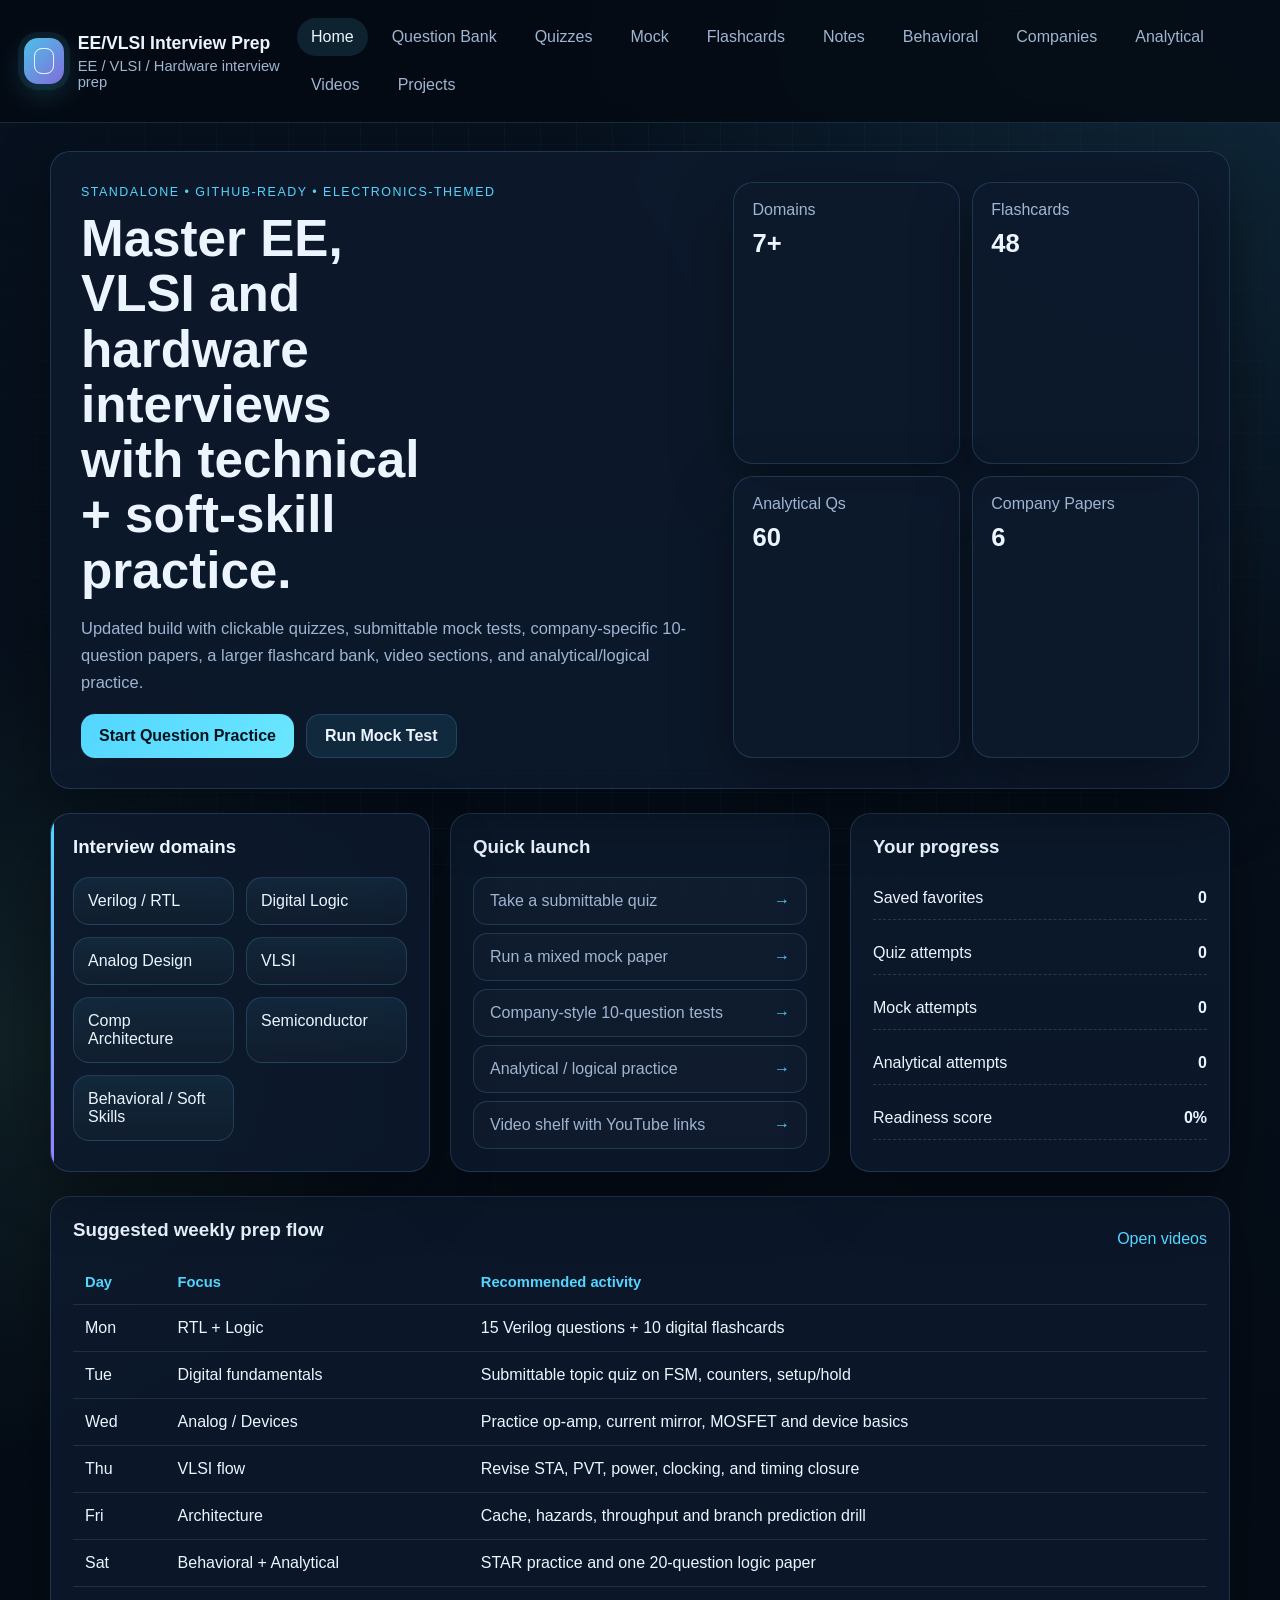
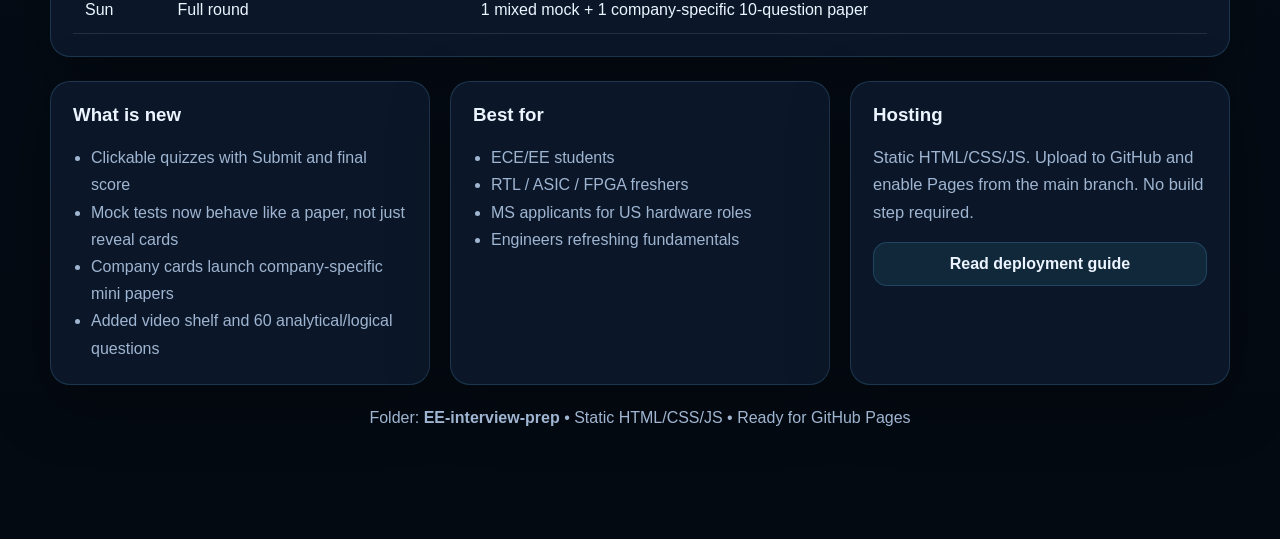
<file: index.html>
<!DOCTYPE html>
<html lang="en">
<head>
  <meta charset="UTF-8" />
  <meta name="viewport" content="width=device-width, initial-scale=1.0" />
  <title>EE/VLSI Interview Prep</title>
  <link rel="stylesheet" href="css/style.css" />
</head>
<body data-page="home">
  <div class="bg-grid"></div>
  <header class="site-header sticky">
    <div class="brand"><div class="chip-icon"></div><div><h1>EE/VLSI Interview Prep</h1><p>EE / VLSI / Hardware interview prep</p></div></div>
    <button class="menu-toggle" aria-label="Toggle navigation">☰</button>
    <nav class="site-nav">
      <a class="active" href="index.html">Home</a>
      <a href="questions.html">Question Bank</a>
      <a href="quiz.html">Quizzes</a>
      <a href="mock.html">Mock</a>
      <a href="flashcards.html">Flashcards</a>
      <a href="notes.html">Notes</a>
      <a href="behavioral.html">Behavioral</a>
      <a href="companies.html">Companies</a>
      <a href="analytical.html">Analytical</a>
      <a href="videos.html">Videos</a>
      <a href="projects.html">Projects</a>
</nav>
  </header>
  <main class="container">
<section class="hero card glass">
  <div>
    <span class="eyebrow">Standalone • GitHub-ready • Electronics-themed</span>
    <h2>Master EE, VLSI and hardware interviews with technical + soft-skill practice.</h2>
    <p>Updated build with clickable quizzes, submittable mock tests, company-specific 10-question papers, a larger flashcard bank, video sections, and analytical/logical practice.</p>
    <div class="hero-actions">
      <a class="btn btn-primary" href="questions.html">Start Question Practice</a>
      <a class="btn btn-secondary" href="mock.html">Run Mock Test</a>
    </div>
  </div>
  <div class="hero-panel">
    <div class="metric-grid">
      <div class="metric card"><span>Domains</span><strong>7+</strong></div>
      <div class="metric card"><span>Flashcards</span><strong>48</strong></div>
      <div class="metric card"><span>Analytical Qs</span><strong>60</strong></div>
      <div class="metric card"><span>Company Papers</span><strong>6</strong></div>
    </div>
  </div>
</section>
<section class="dashboard-grid">
  <article class="card panel accent-left">
    <h3>Interview domains</h3>
    <div class="tiles compact">
      <a class="tile" href="questions.html?category=Verilog">Verilog / RTL</a>
      <a class="tile" href="questions.html?category=Digital Logic">Digital Logic</a>
      <a class="tile" href="questions.html?category=Analog Design">Analog Design</a>
      <a class="tile" href="questions.html?category=VLSI">VLSI</a>
      <a class="tile" href="questions.html?category=Computer Architecture">Comp Architecture</a>
      <a class="tile" href="questions.html?category=Semiconductor">Semiconductor</a>
      <a class="tile" href="behavioral.html">Behavioral / Soft Skills</a>
    </div>
  </article>
  <article class="card panel">
    <h3>Quick launch</h3>
    <div class="action-list">
      <a class="action-row" href="quiz.html">Take a submittable quiz <span>→</span></a>
      <a class="action-row" href="mock.html">Run a mixed mock paper <span>→</span></a>
      <a class="action-row" href="companies.html">Company-style 10-question tests <span>→</span></a>
      <a class="action-row" href="analytical.html">Analytical / logical practice <span>→</span></a>
      <a class="action-row" href="videos.html">Video shelf with YouTube links <span>→</span></a>
    </div>
  </article>
  <article class="card panel">
    <h3>Your progress</h3>
    <div class="progress-block">
      <div class="progress-line"><span>Saved favorites</span><strong id="favoriteCount">0</strong></div>
      <div class="progress-line"><span>Quiz attempts</span><strong id="quizAttempts">0</strong></div>
      <div class="progress-line"><span>Mock attempts</span><strong id="mockAttempts">0</strong></div>
      <div class="progress-line"><span>Analytical attempts</span><strong id="analyticsAttempts">0</strong></div>
      <div class="progress-line"><span>Readiness score</span><strong id="readinessScore">0%</strong></div>
    </div>
  </article>
</section>
<section class="card panel">
  <div class="section-head"><h3>Suggested weekly prep flow</h3><a href="videos.html" class="text-link">Open videos</a></div>
  <div class="table-wrap">
    <table>
      <thead><tr><th>Day</th><th>Focus</th><th>Recommended activity</th></tr></thead>
      <tbody>
        <tr><td>Mon</td><td>RTL + Logic</td><td>15 Verilog questions + 10 digital flashcards</td></tr>
        <tr><td>Tue</td><td>Digital fundamentals</td><td>Submittable topic quiz on FSM, counters, setup/hold</td></tr>
        <tr><td>Wed</td><td>Analog / Devices</td><td>Practice op-amp, current mirror, MOSFET and device basics</td></tr>
        <tr><td>Thu</td><td>VLSI flow</td><td>Revise STA, PVT, power, clocking, and timing closure</td></tr>
        <tr><td>Fri</td><td>Architecture</td><td>Cache, hazards, throughput and branch prediction drill</td></tr>
        <tr><td>Sat</td><td>Behavioral + Analytical</td><td>STAR practice and one 20-question logic paper</td></tr>
        <tr><td>Sun</td><td>Full round</td><td>1 mixed mock + 1 company-specific 10-question paper</td></tr>
      </tbody>
    </table>
  </div>
</section>
<section class="dashboard-grid three">
  <article class="card panel"><h3>What is new</h3><ul class="clean-list"><li>Clickable quizzes with Submit and final score</li><li>Mock tests now behave like a paper, not just reveal cards</li><li>Company cards launch company-specific mini papers</li><li>Added video shelf and 60 analytical/logical questions</li></ul></article>
  <article class="card panel"><h3>Best for</h3><ul class="clean-list"><li>ECE/EE students</li><li>RTL / ASIC / FPGA freshers</li><li>MS applicants for US hardware roles</li><li>Engineers refreshing fundamentals</li></ul></article>
  <article class="card panel"><h3>Hosting</h3><p class="muted">Static HTML/CSS/JS. Upload to GitHub and enable Pages from the main branch. No build step required.</p><a class="btn btn-secondary full" href="README.md">Read deployment guide</a></article>
</section>
<footer class="site-footer"><p>Folder: <strong>EE-interview-prep</strong> • Static HTML/CSS/JS • Ready for GitHub Pages</p></footer>
</main>
  <script src="js/data.js"></script>
  <script src="js/app.js"></script>
</body>
</html>
</file>
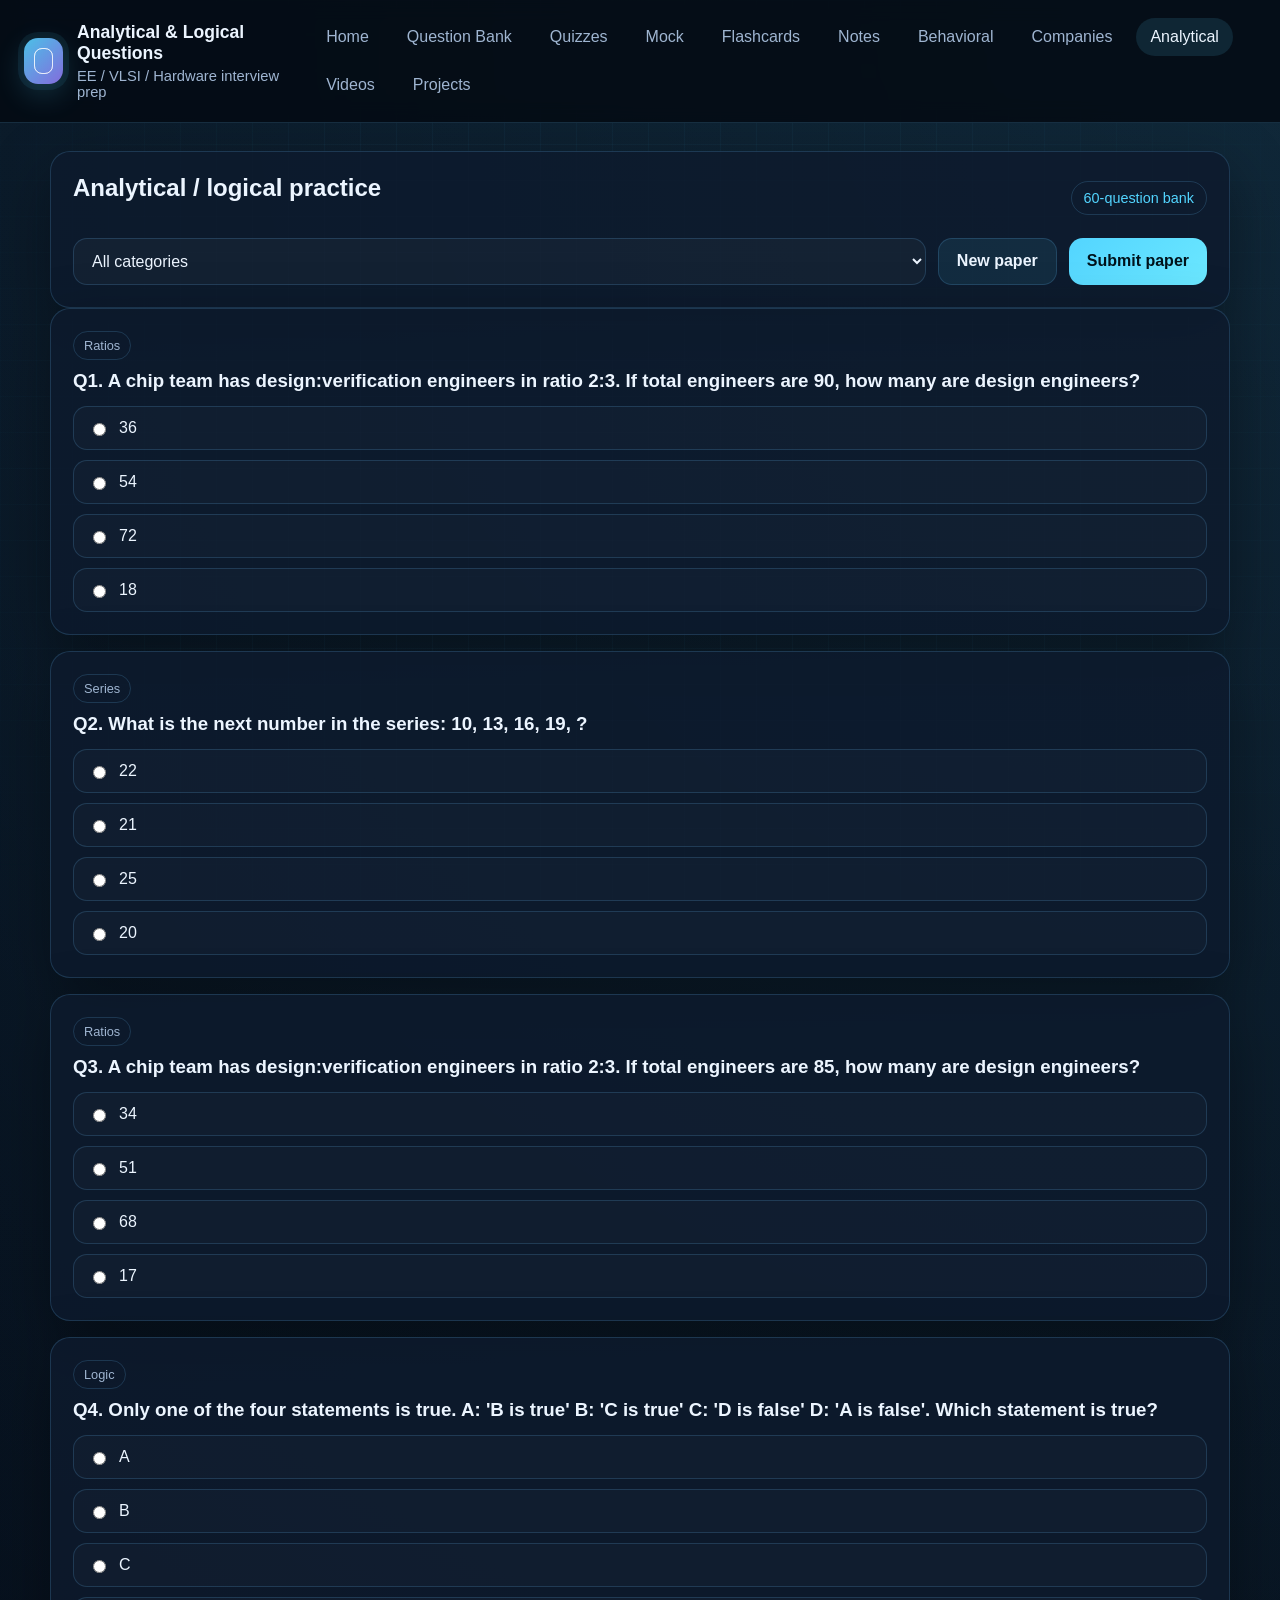
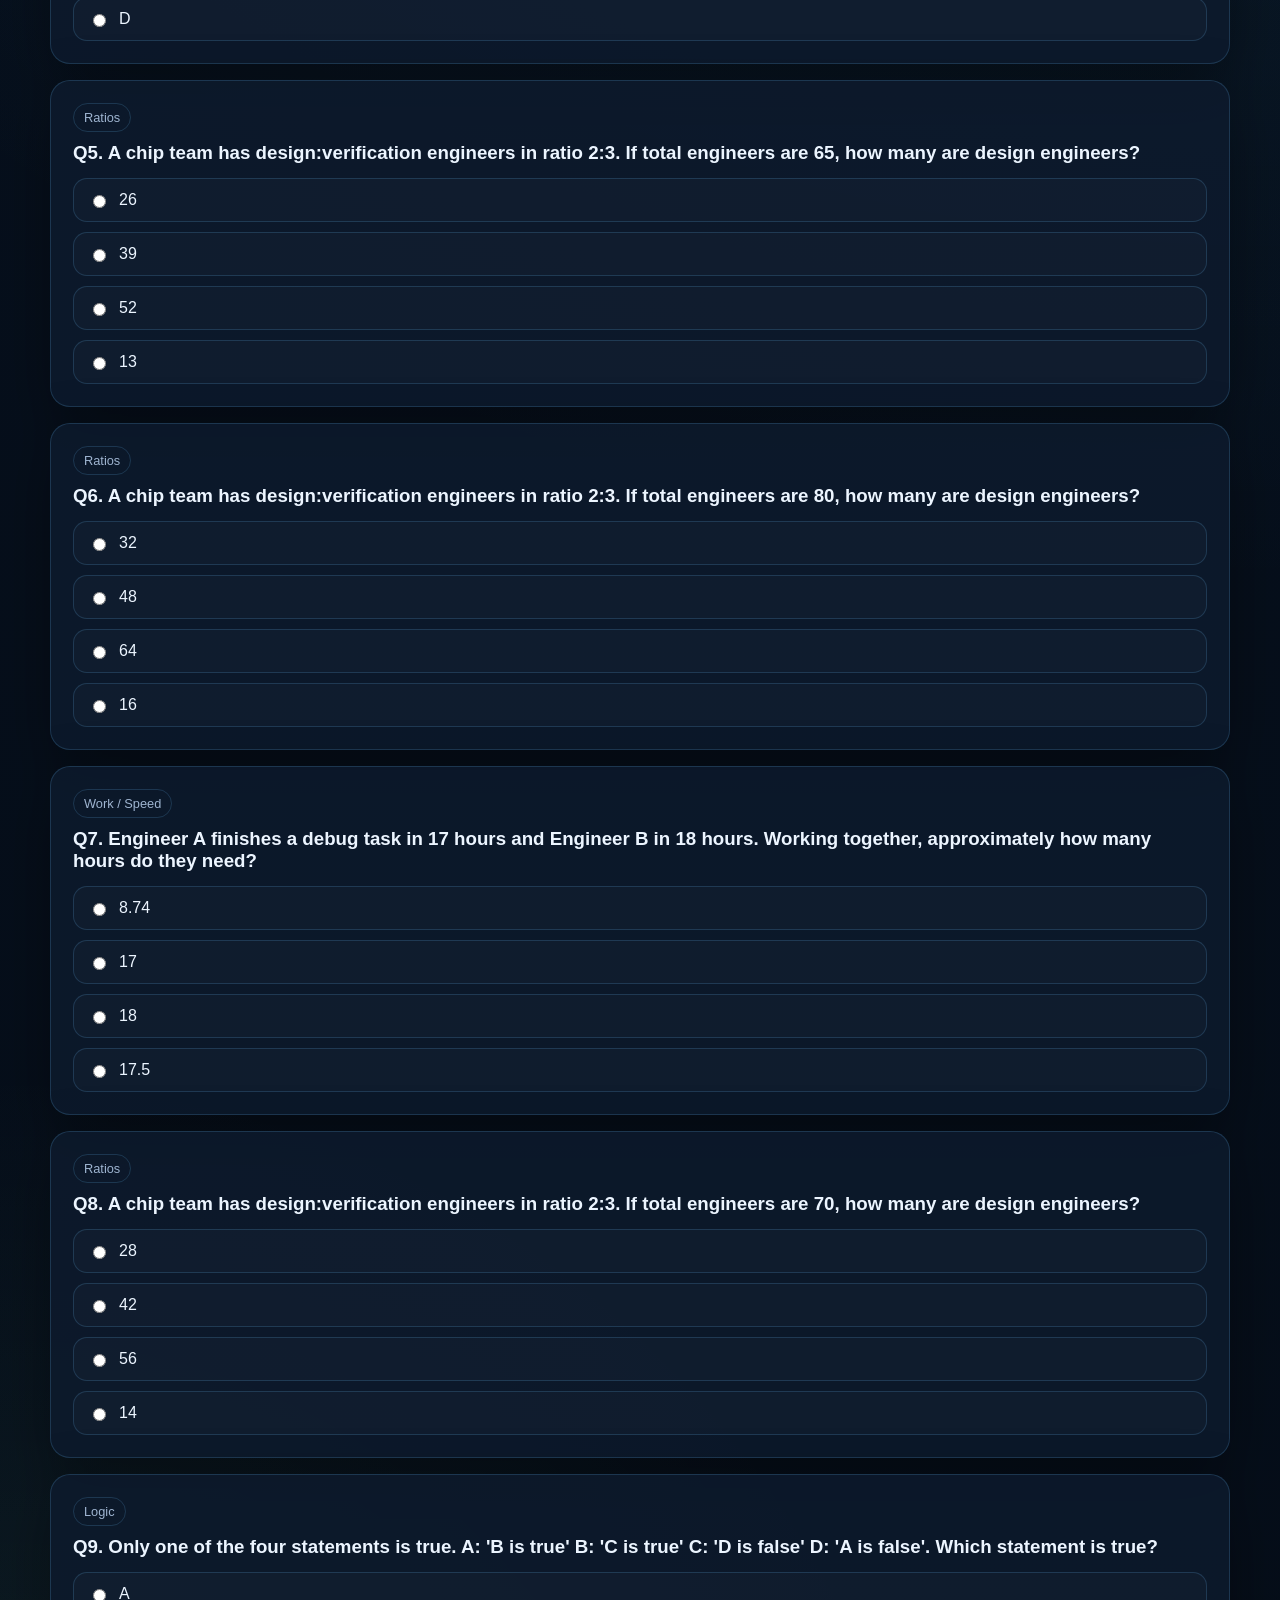
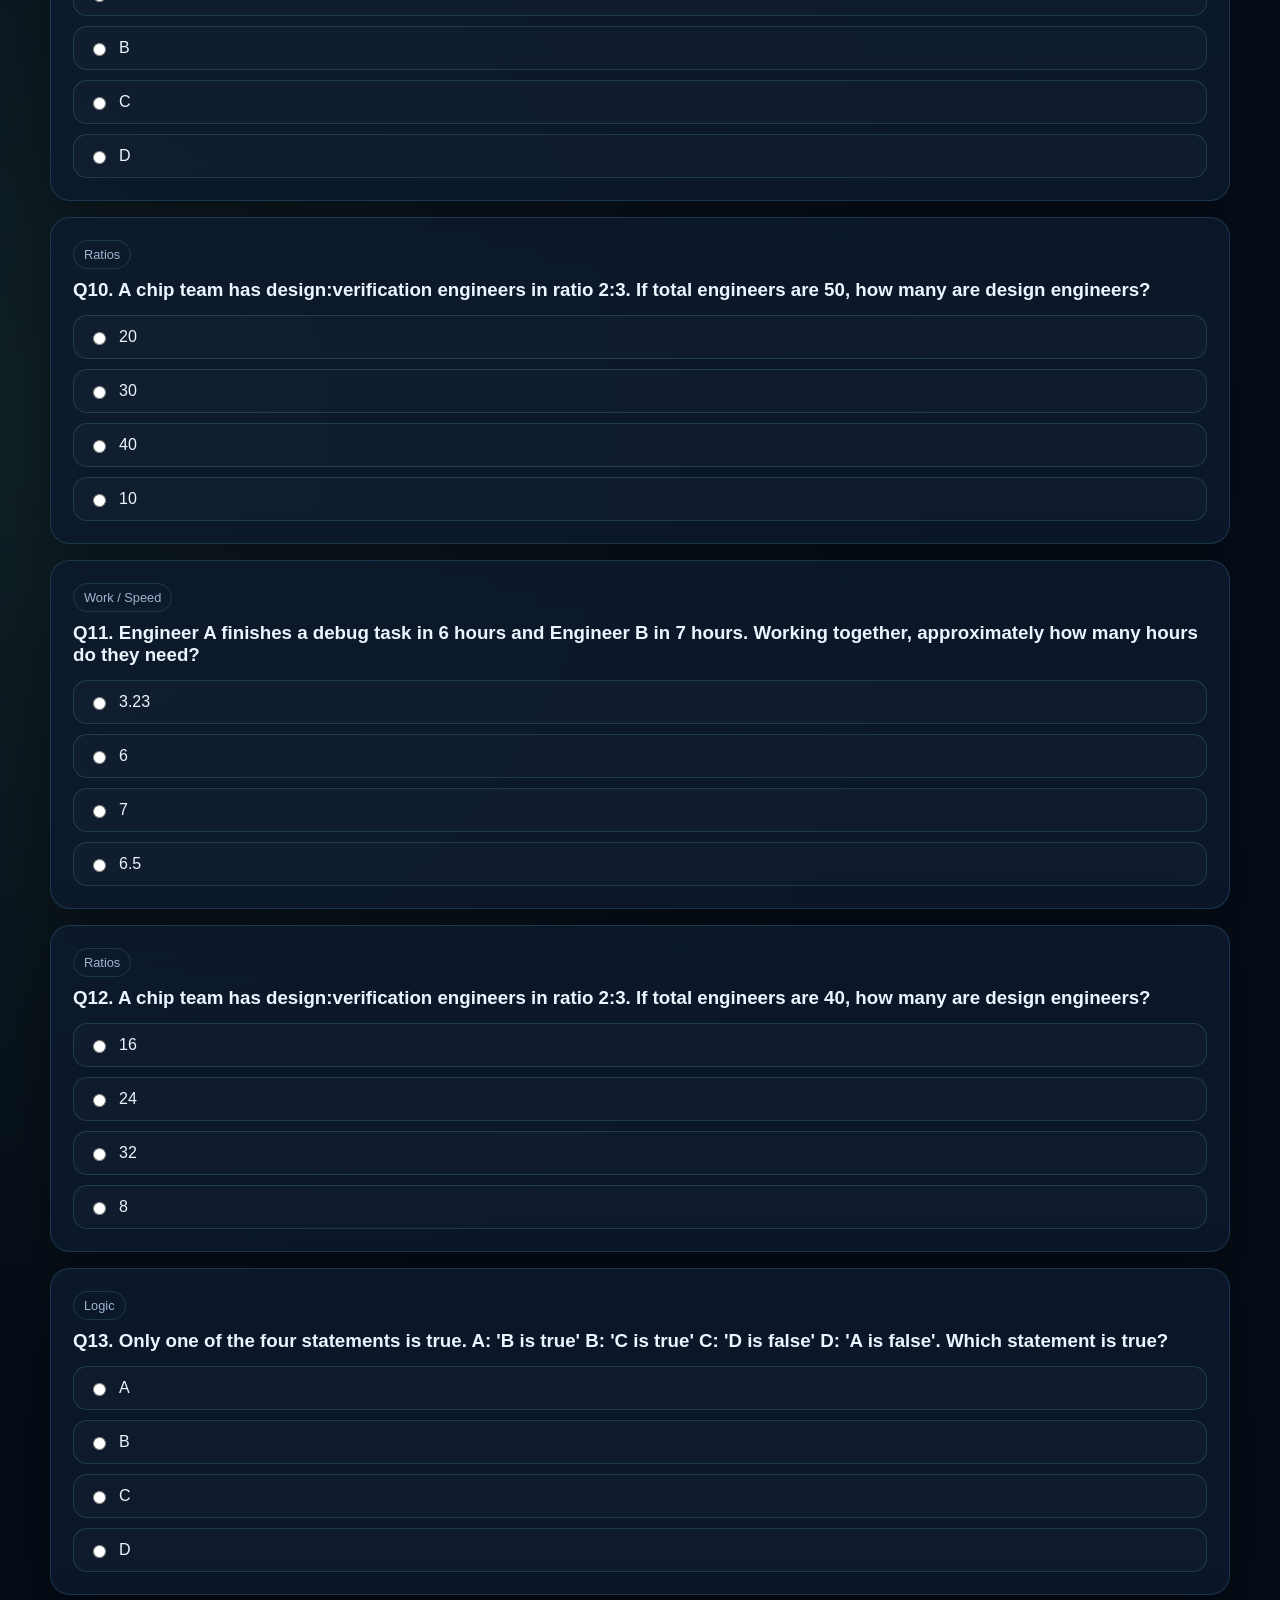
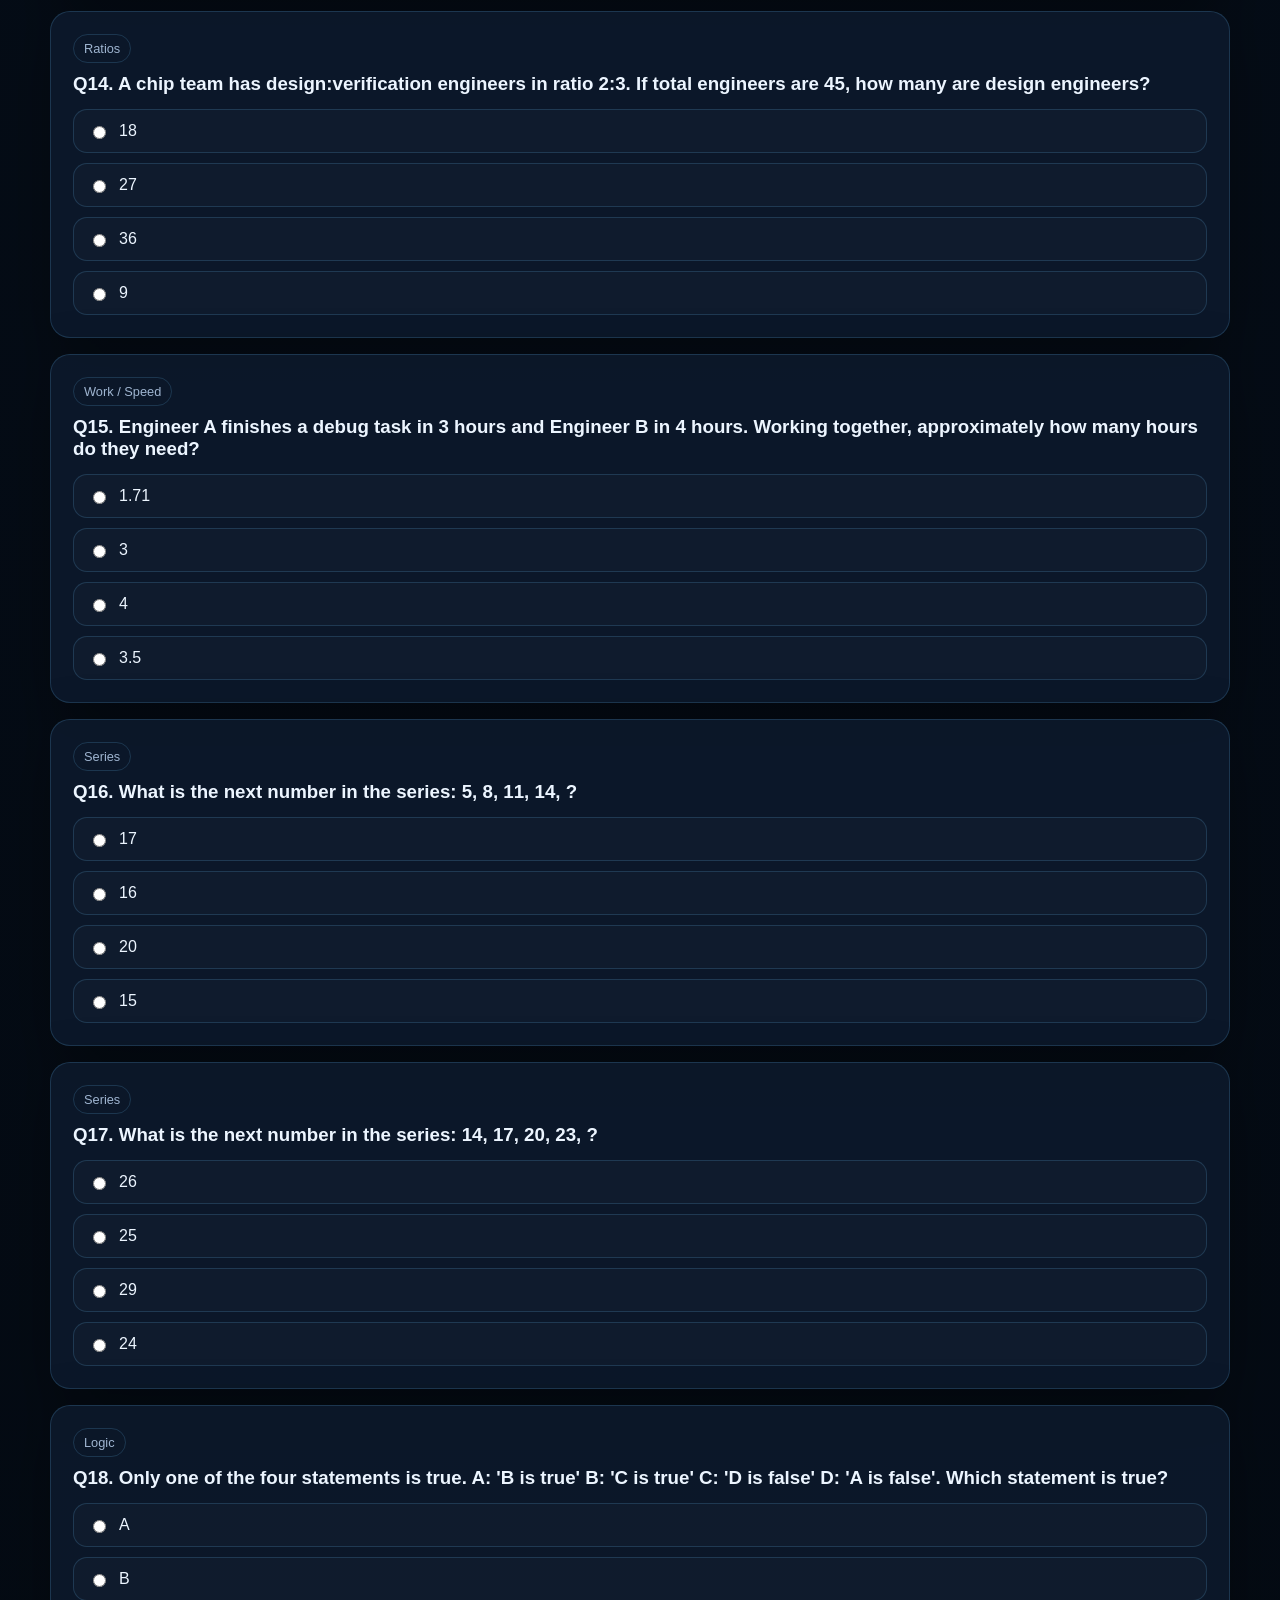
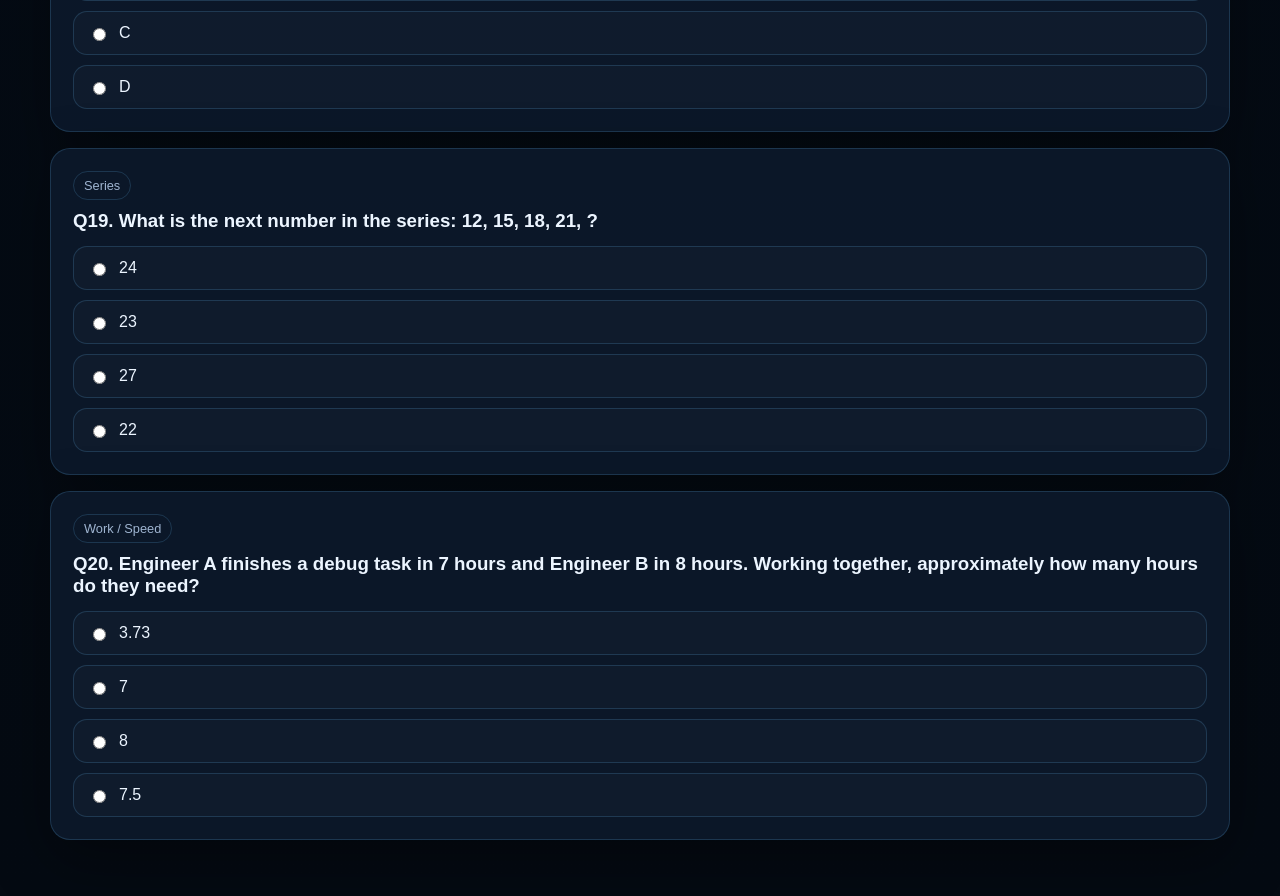
<file: analytical.html>
<!DOCTYPE html>
<html lang="en">
<head>
  <meta charset="UTF-8" />
  <meta name="viewport" content="width=device-width, initial-scale=1.0" />
  <title>Analytical & Logical Questions</title>
  <link rel="stylesheet" href="css/style.css" />
</head>
<body data-page="analytical">
  <div class="bg-grid"></div>
  <header class="site-header sticky">
    <div class="brand"><div class="chip-icon"></div><div><h1>Analytical & Logical Questions</h1><p>EE / VLSI / Hardware interview prep</p></div></div>
    <button class="menu-toggle" aria-label="Toggle navigation">☰</button>
    <nav class="site-nav">
      <a href="index.html">Home</a>
      <a href="questions.html">Question Bank</a>
      <a href="quiz.html">Quizzes</a>
      <a href="mock.html">Mock</a>
      <a href="flashcards.html">Flashcards</a>
      <a href="notes.html">Notes</a>
      <a href="behavioral.html">Behavioral</a>
      <a href="companies.html">Companies</a>
      <a class="active" href="analytical.html">Analytical</a>
      <a href="videos.html">Videos</a>
      <a href="projects.html">Projects</a>
</nav>
  </header>
  <main class="container">
<section class="card panel stack">
  <div class="section-head"><h2>Analytical / logical practice</h2><span class="pill">60-question bank</span></div>
  <div class="filters two">
    <select id="analyticalCategoryFilter"></select>
    <button class="btn btn-secondary" id="buildAnalyticalBtn">New paper</button>
    <button class="btn btn-primary" id="submitAnalyticalBtn">Submit paper</button>
  </div>
</section>
<section id="analyticalContainer" class="stack"></section>
<div id="analyticalResultCard" class="score-panel hidden"></div>
</main>
  <script src="js/data.js"></script>
  <script src="js/app.js"></script>
</body>
</html>
</file>
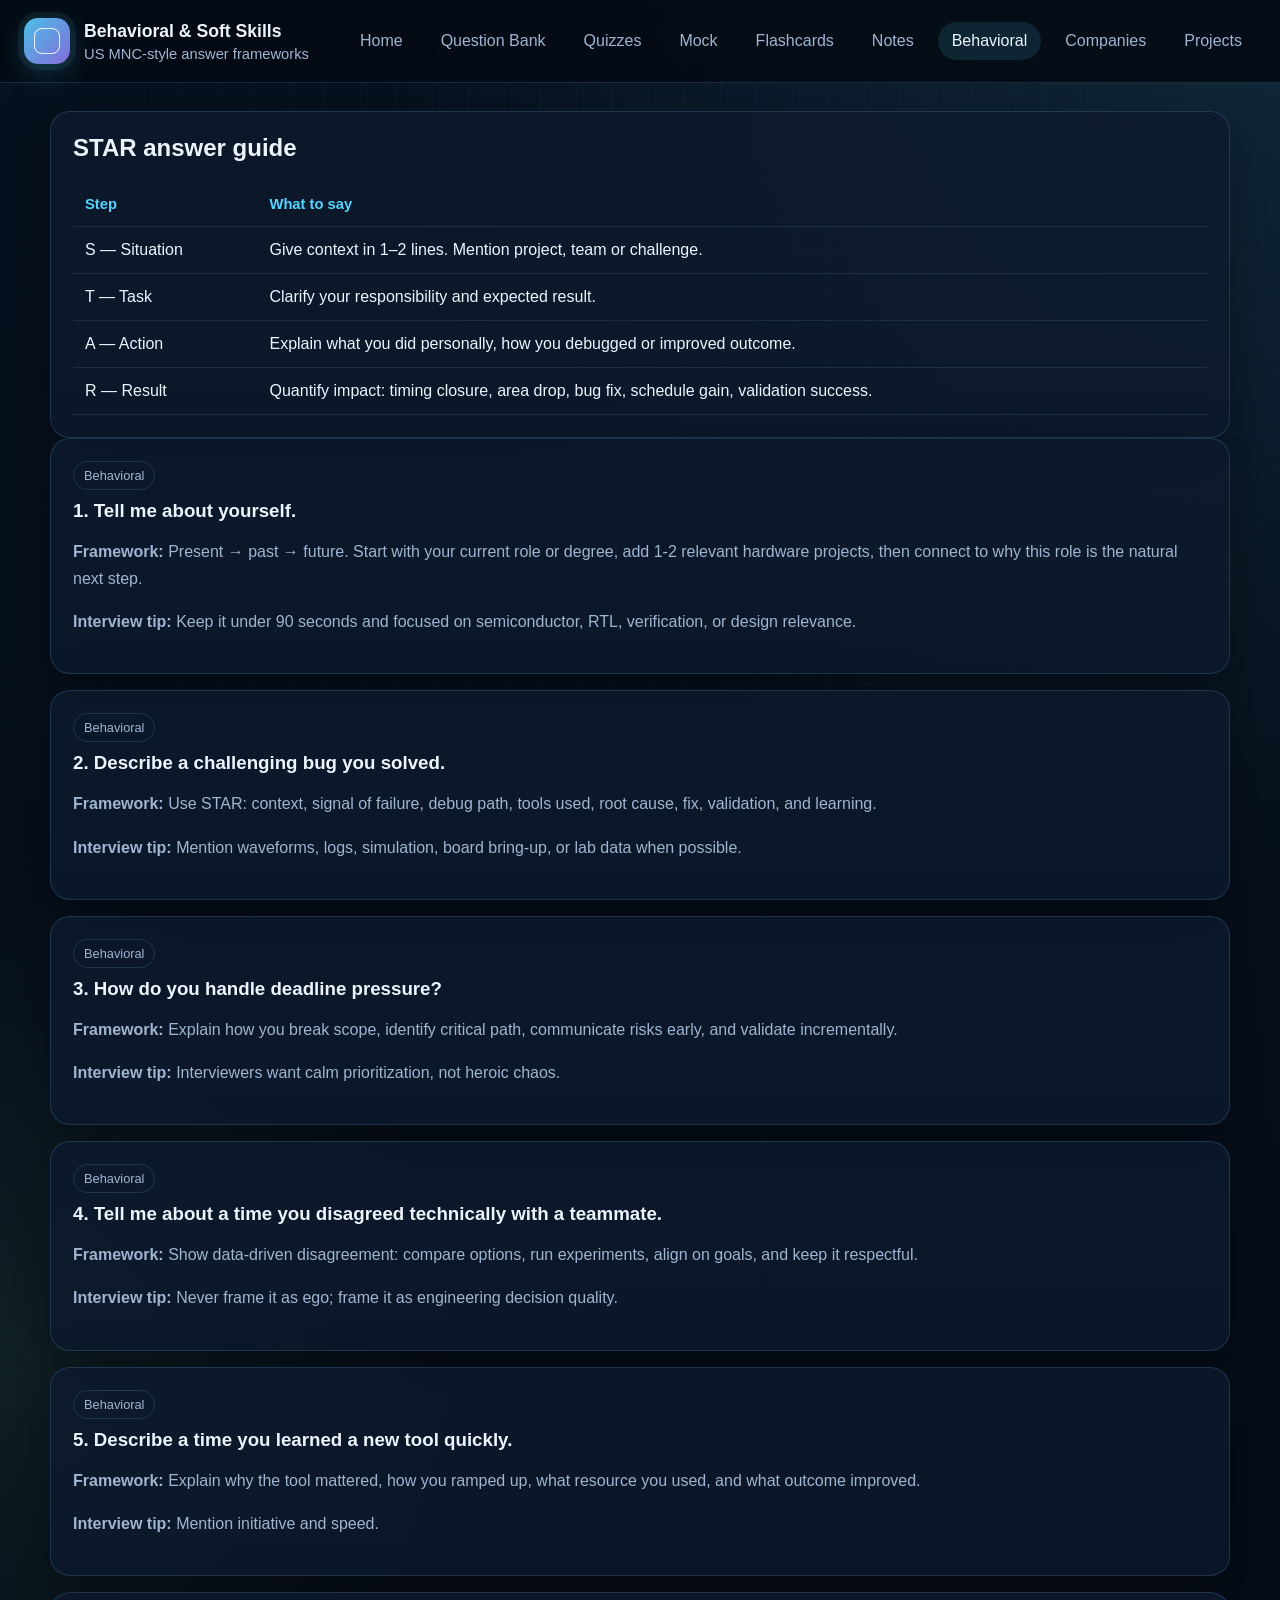
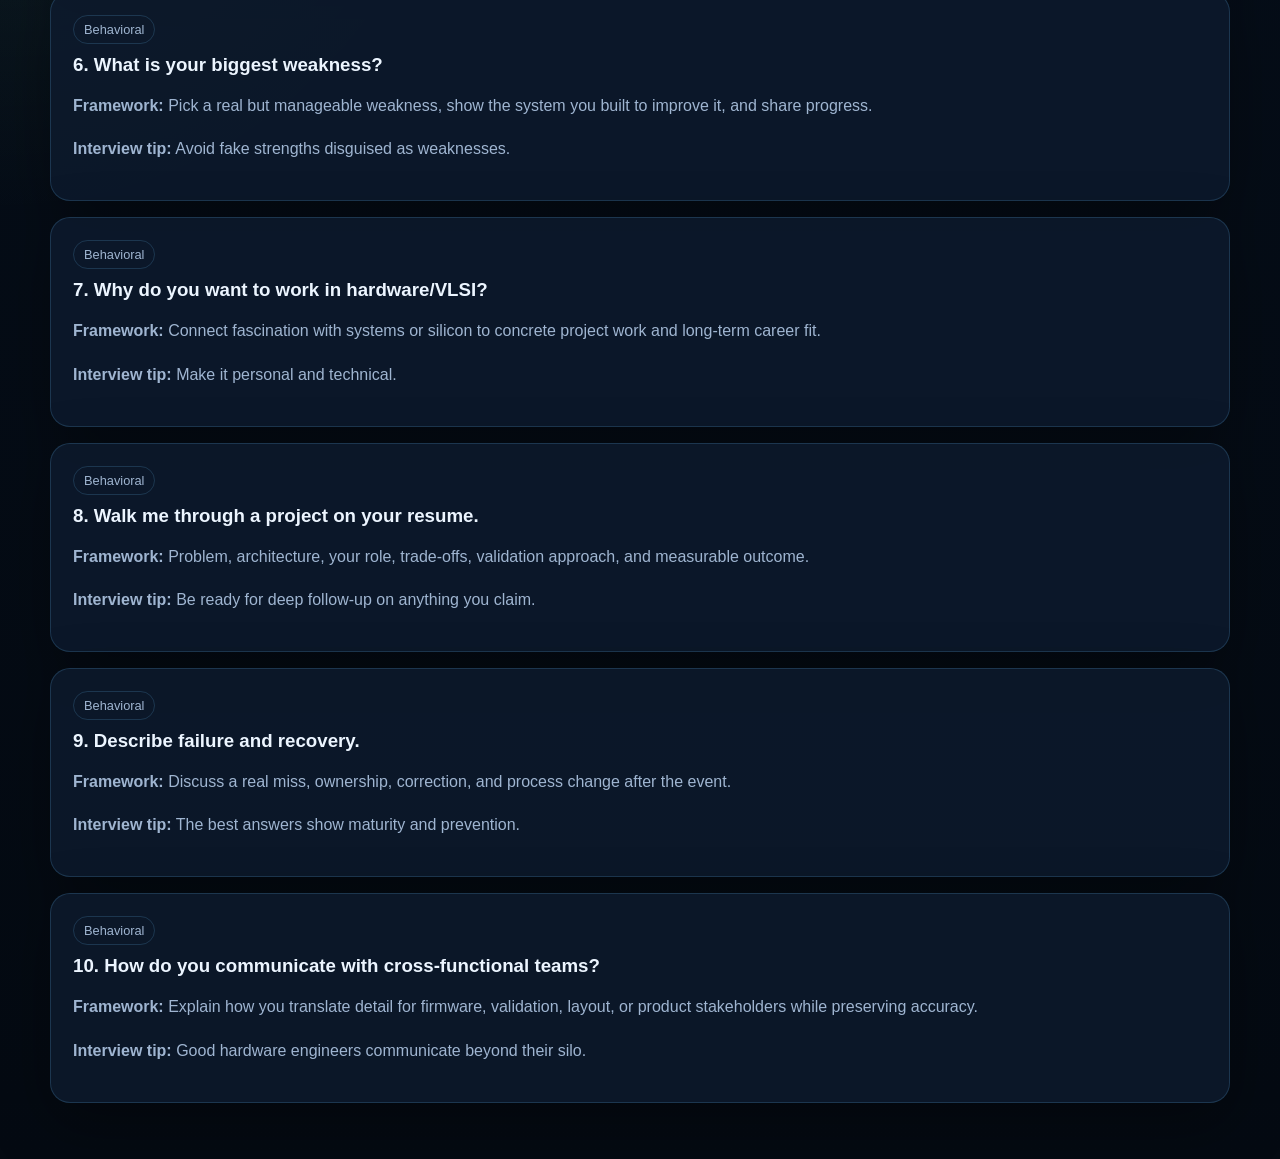
<file: behavioral.html>
<!DOCTYPE html>
<html lang="en">
<head>
  <meta charset="UTF-8" />
  <meta name="viewport" content="width=device-width, initial-scale=1.0" />
  <title>Behavioral • EE/VLSI Interview Prep</title>
  <link rel="stylesheet" href="css/style.css" />
</head>
<body data-page="behavioral">
  <div class="bg-grid"></div>
  <header class="site-header sticky">
    <div class="brand"><div class="chip-icon"></div><div><h1>Behavioral & Soft Skills</h1><p>US MNC-style answer frameworks</p></div></div>
    <button class="menu-toggle" aria-label="Toggle navigation">☰</button>
    <nav class="site-nav">
      <a href="index.html">Home</a><a href="questions.html">Question Bank</a><a href="quiz.html">Quizzes</a><a href="mock.html">Mock</a><a href="flashcards.html">Flashcards</a><a href="notes.html">Notes</a><a class="active" href="behavioral.html">Behavioral</a><a href="companies.html">Companies</a><a href="projects.html">Projects</a>
    </nav>
  </header>
  <main class="container">
    <section class="card panel">
      <h2>STAR answer guide</h2>
      <div class="table-wrap">
        <table>
          <thead><tr><th>Step</th><th>What to say</th></tr></thead>
          <tbody>
            <tr><td>S — Situation</td><td>Give context in 1–2 lines. Mention project, team or challenge.</td></tr>
            <tr><td>T — Task</td><td>Clarify your responsibility and expected result.</td></tr>
            <tr><td>A — Action</td><td>Explain what you did personally, how you debugged or improved outcome.</td></tr>
            <tr><td>R — Result</td><td>Quantify impact: timing closure, area drop, bug fix, schedule gain, validation success.</td></tr>
          </tbody>
        </table>
      </div>
    </section>
    <section id="behavioralContainer" class="stack"></section>
  </main>
  <script src="js/data.js"></script>
  <script src="js/app.js"></script>
</body>
</html>
</file>
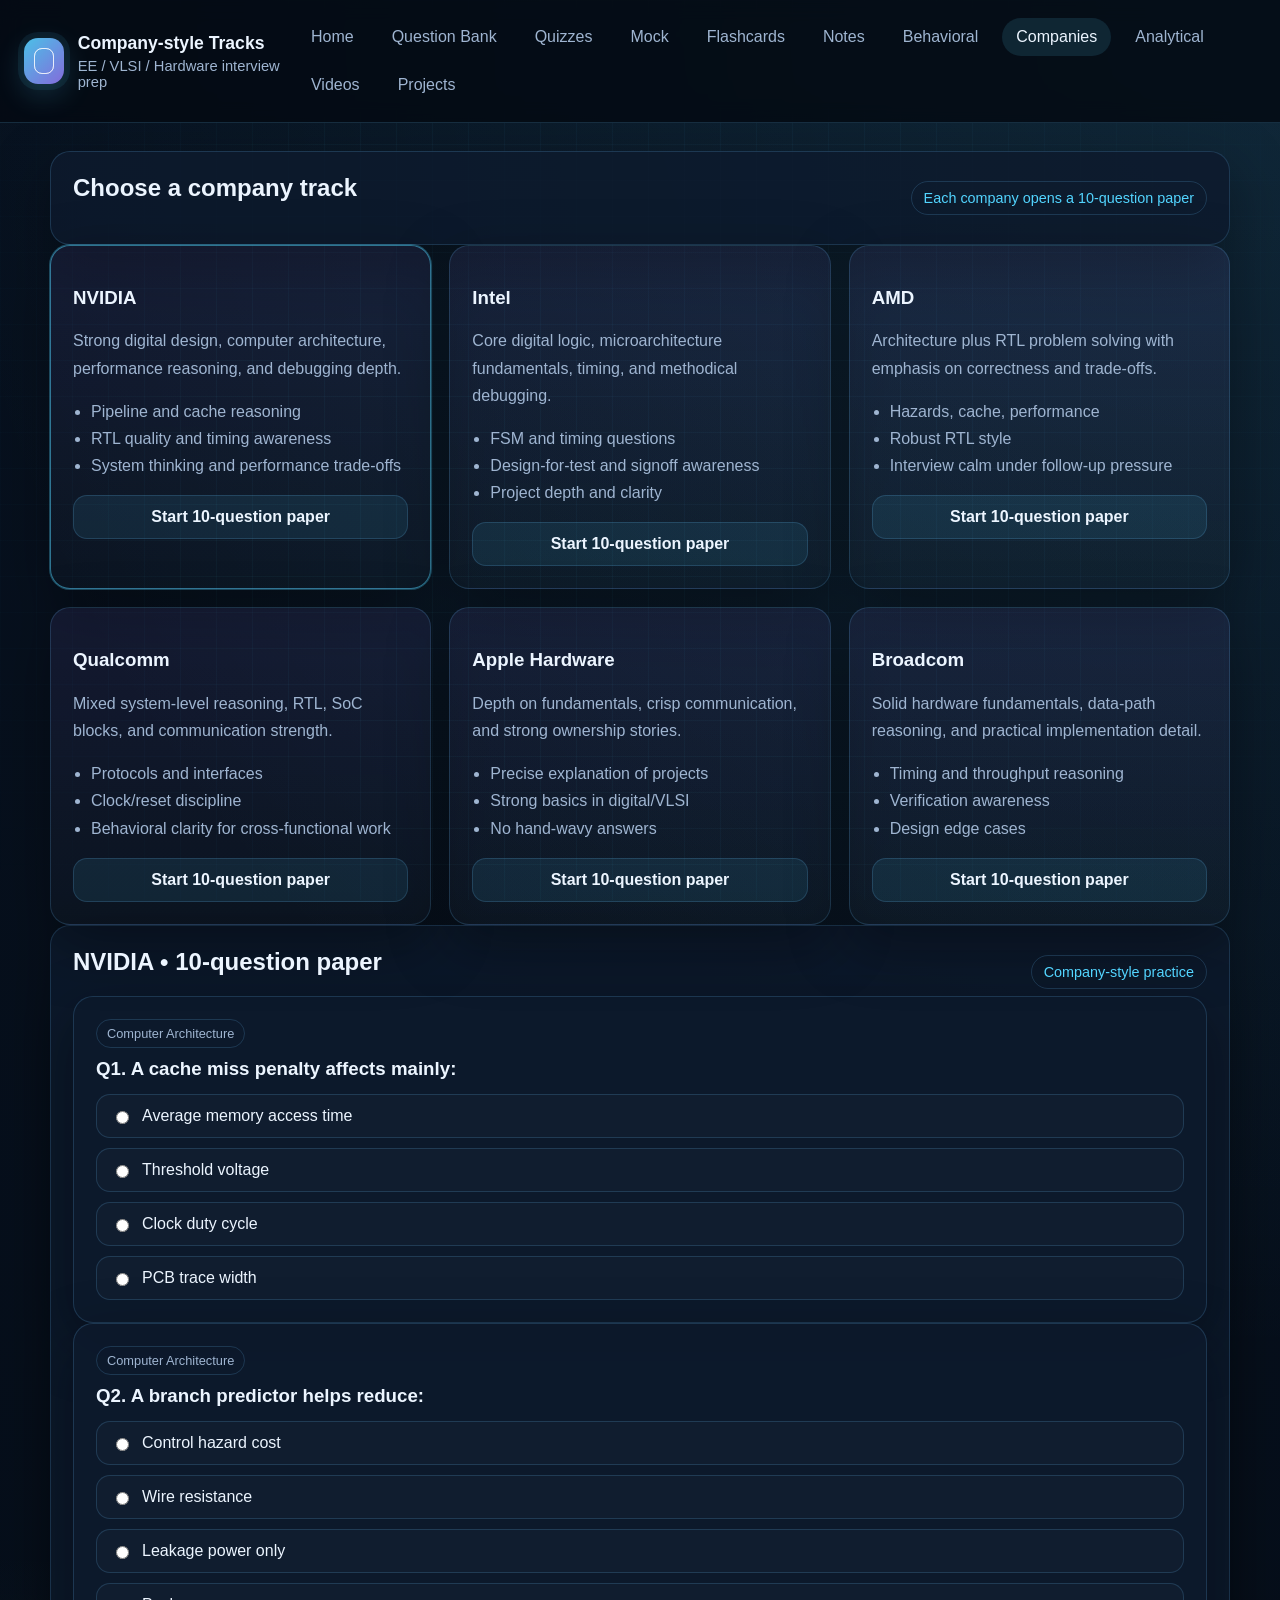
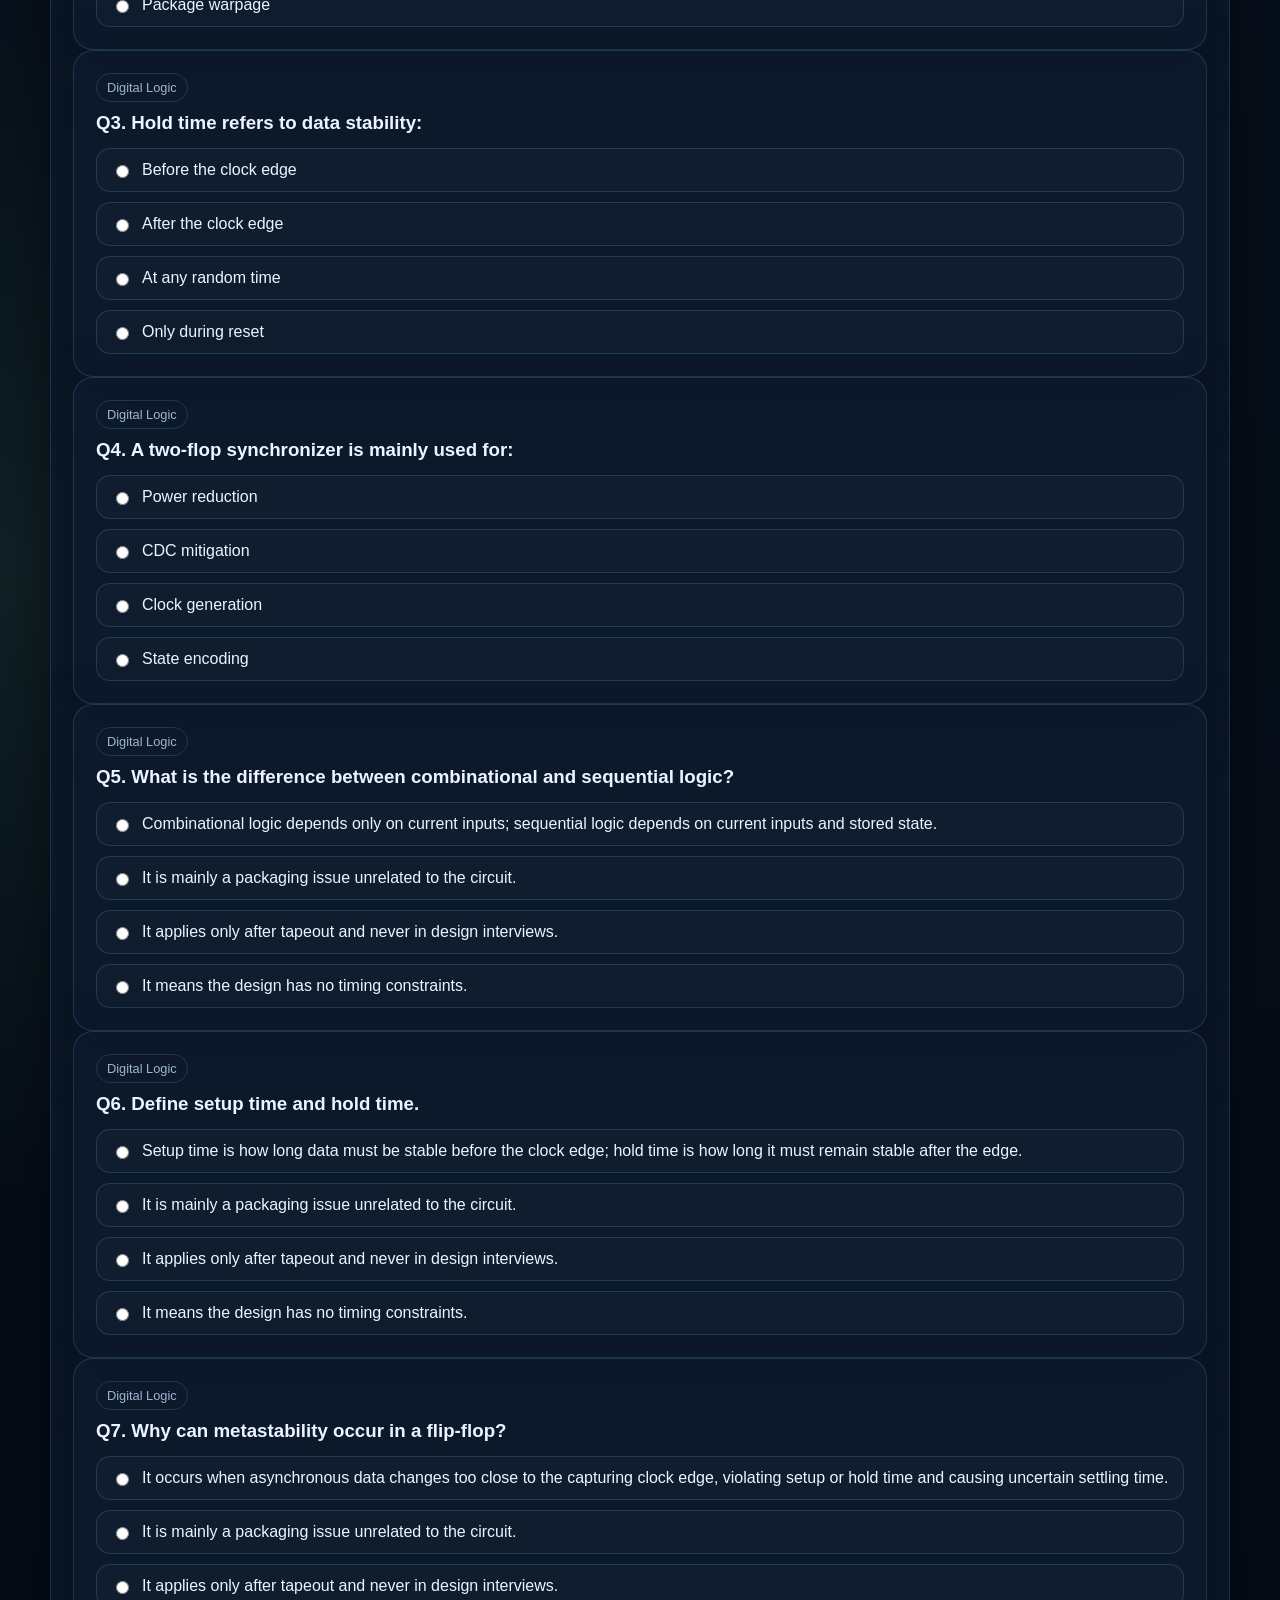
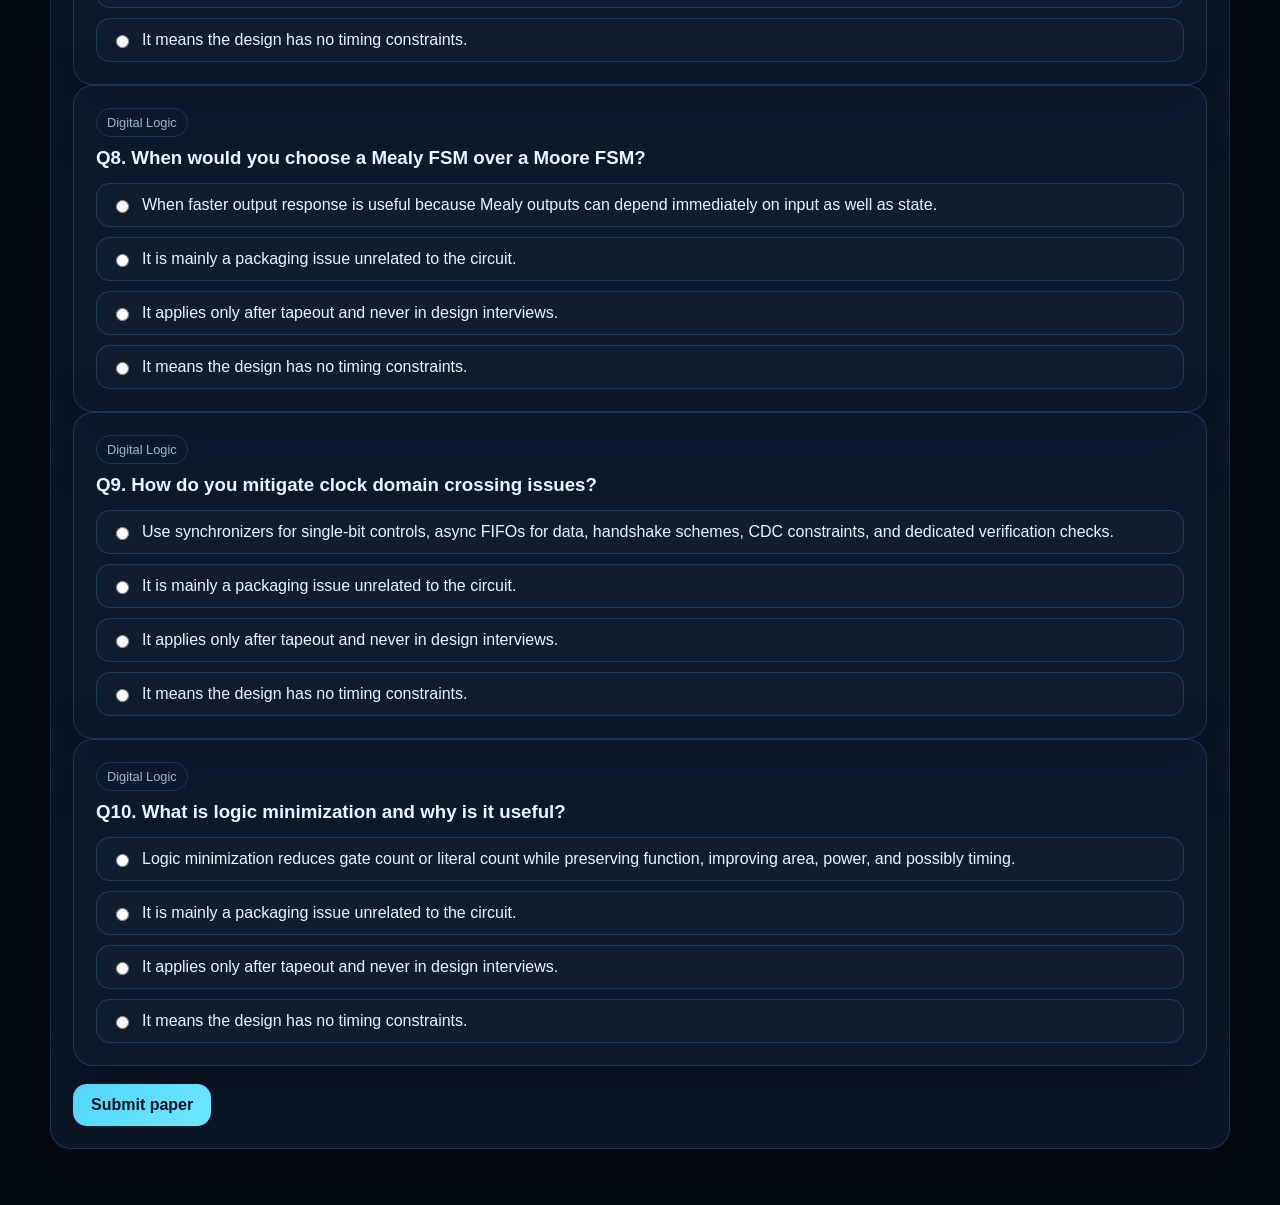
<file: companies.html>
<!DOCTYPE html>
<html lang="en">
<head>
  <meta charset="UTF-8" />
  <meta name="viewport" content="width=device-width, initial-scale=1.0" />
  <title>Company-style Tracks</title>
  <link rel="stylesheet" href="css/style.css" />
</head>
<body data-page="companies">
  <div class="bg-grid"></div>
  <header class="site-header sticky">
    <div class="brand"><div class="chip-icon"></div><div><h1>Company-style Tracks</h1><p>EE / VLSI / Hardware interview prep</p></div></div>
    <button class="menu-toggle" aria-label="Toggle navigation">☰</button>
    <nav class="site-nav">
      <a href="index.html">Home</a>
      <a href="questions.html">Question Bank</a>
      <a href="quiz.html">Quizzes</a>
      <a href="mock.html">Mock</a>
      <a href="flashcards.html">Flashcards</a>
      <a href="notes.html">Notes</a>
      <a href="behavioral.html">Behavioral</a>
      <a class="active" href="companies.html">Companies</a>
      <a href="analytical.html">Analytical</a>
      <a href="videos.html">Videos</a>
      <a href="projects.html">Projects</a>
</nav>
  </header>
  <main class="container">
<section class="card panel"><div class="section-head"><h2>Choose a company track</h2><span class="pill">Each company opens a 10-question paper</span></div></section>
<section id="companiesContainer" class="card-grid"></section>
<section id="companyTestWrap"></section>
</main>
  <script src="js/data.js"></script>
  <script src="js/app.js"></script>
</body>
</html>
</file>
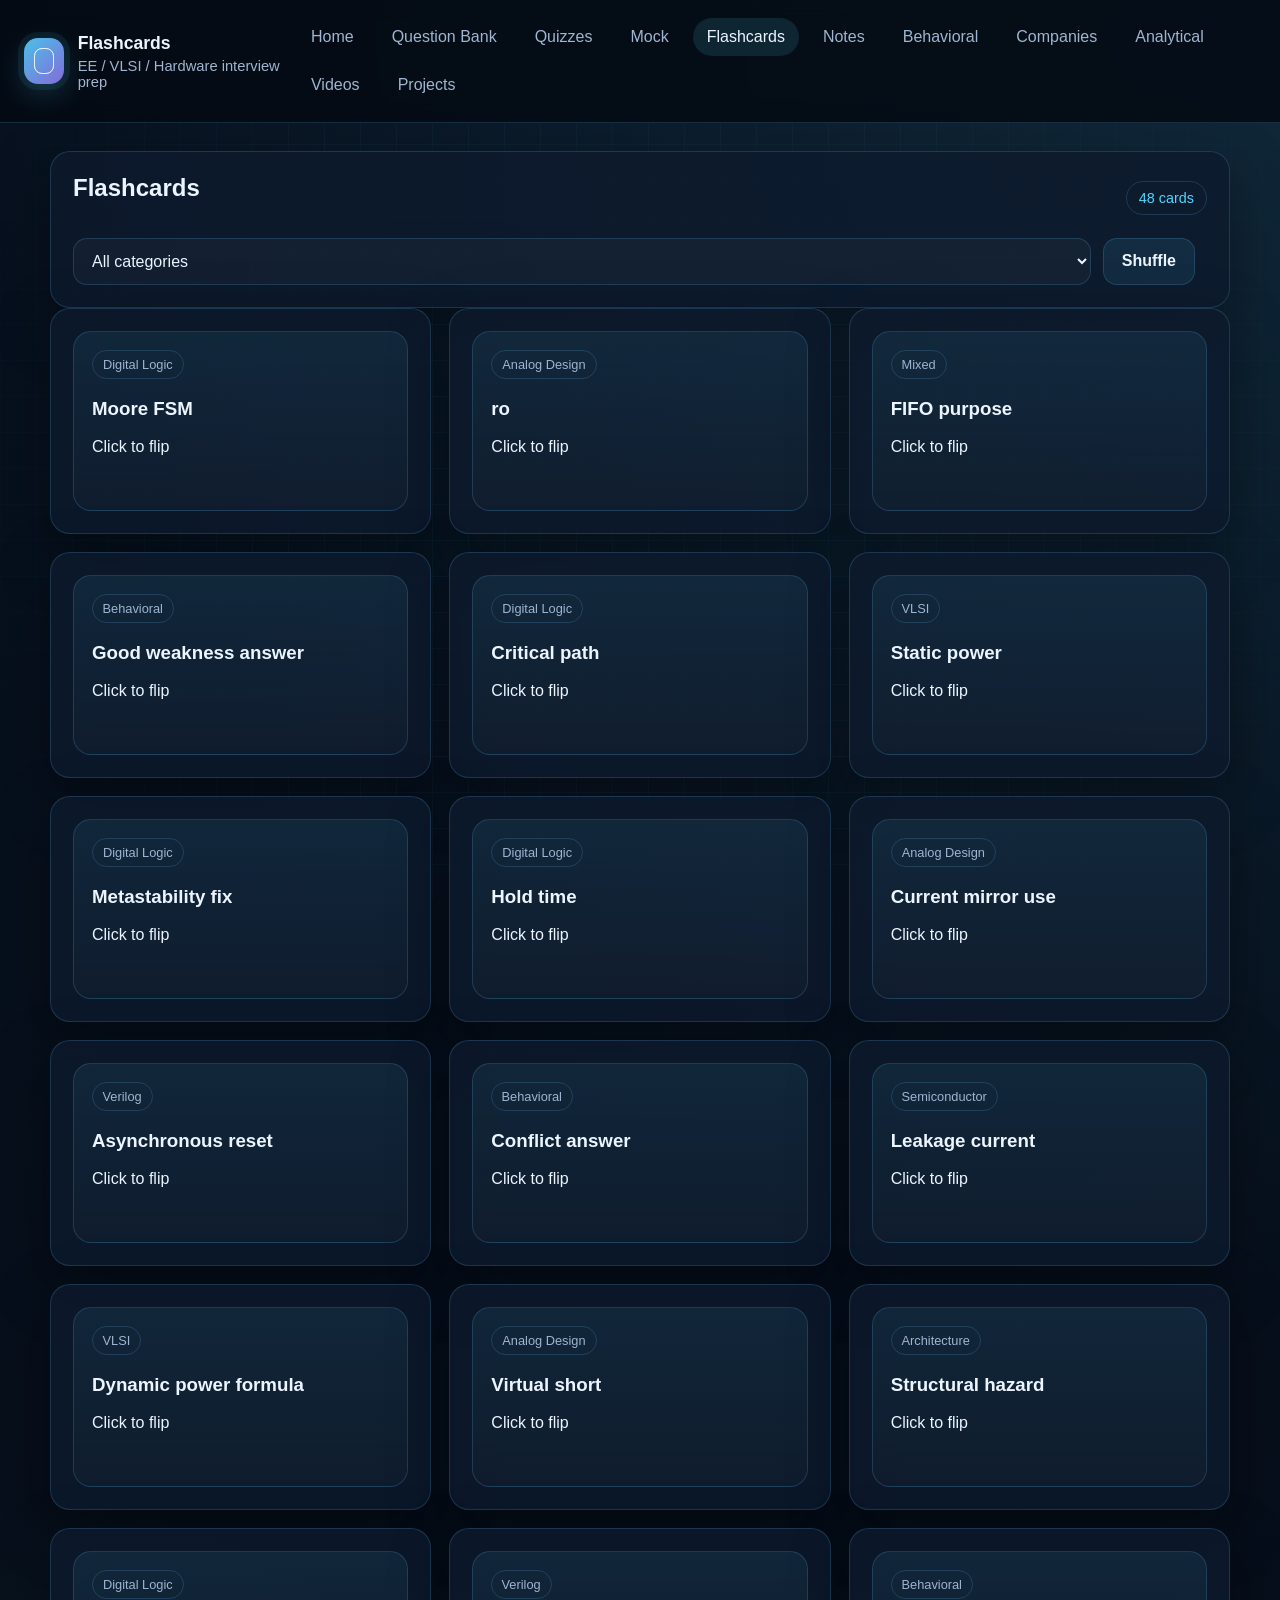
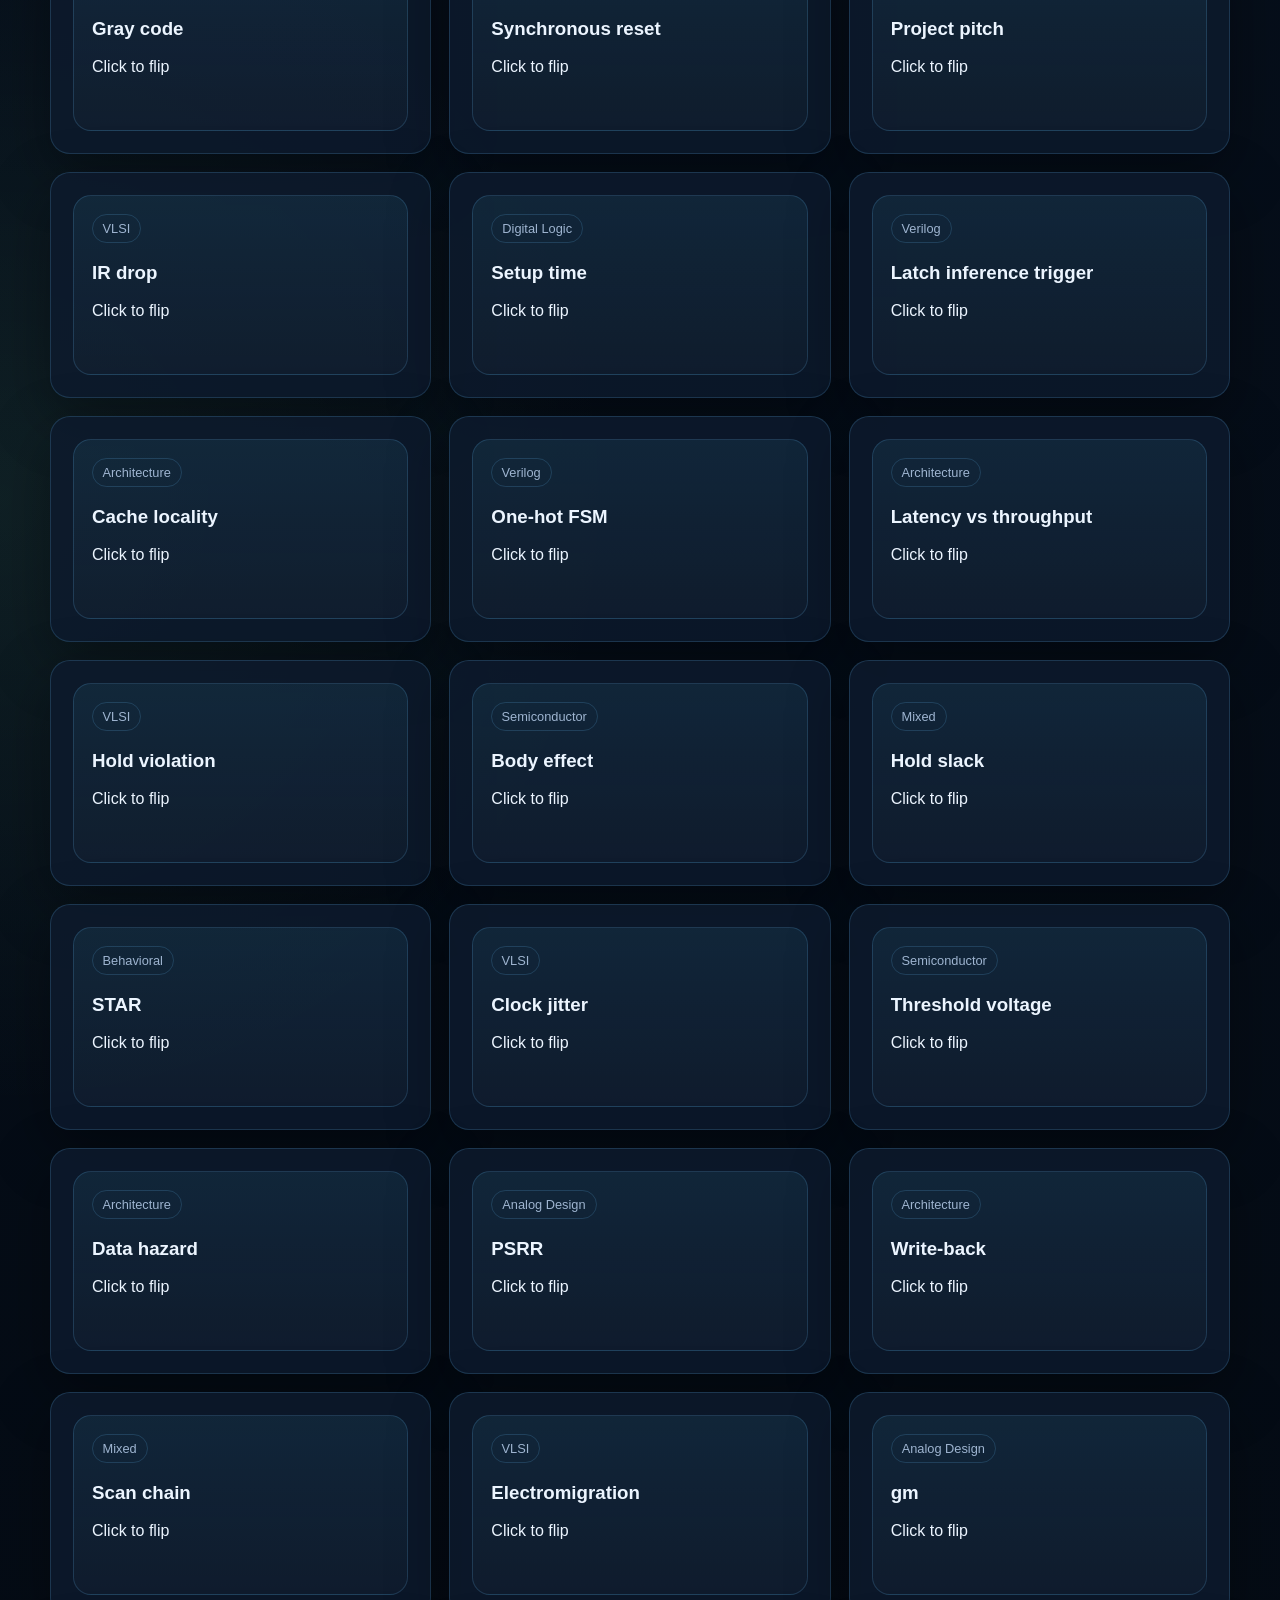
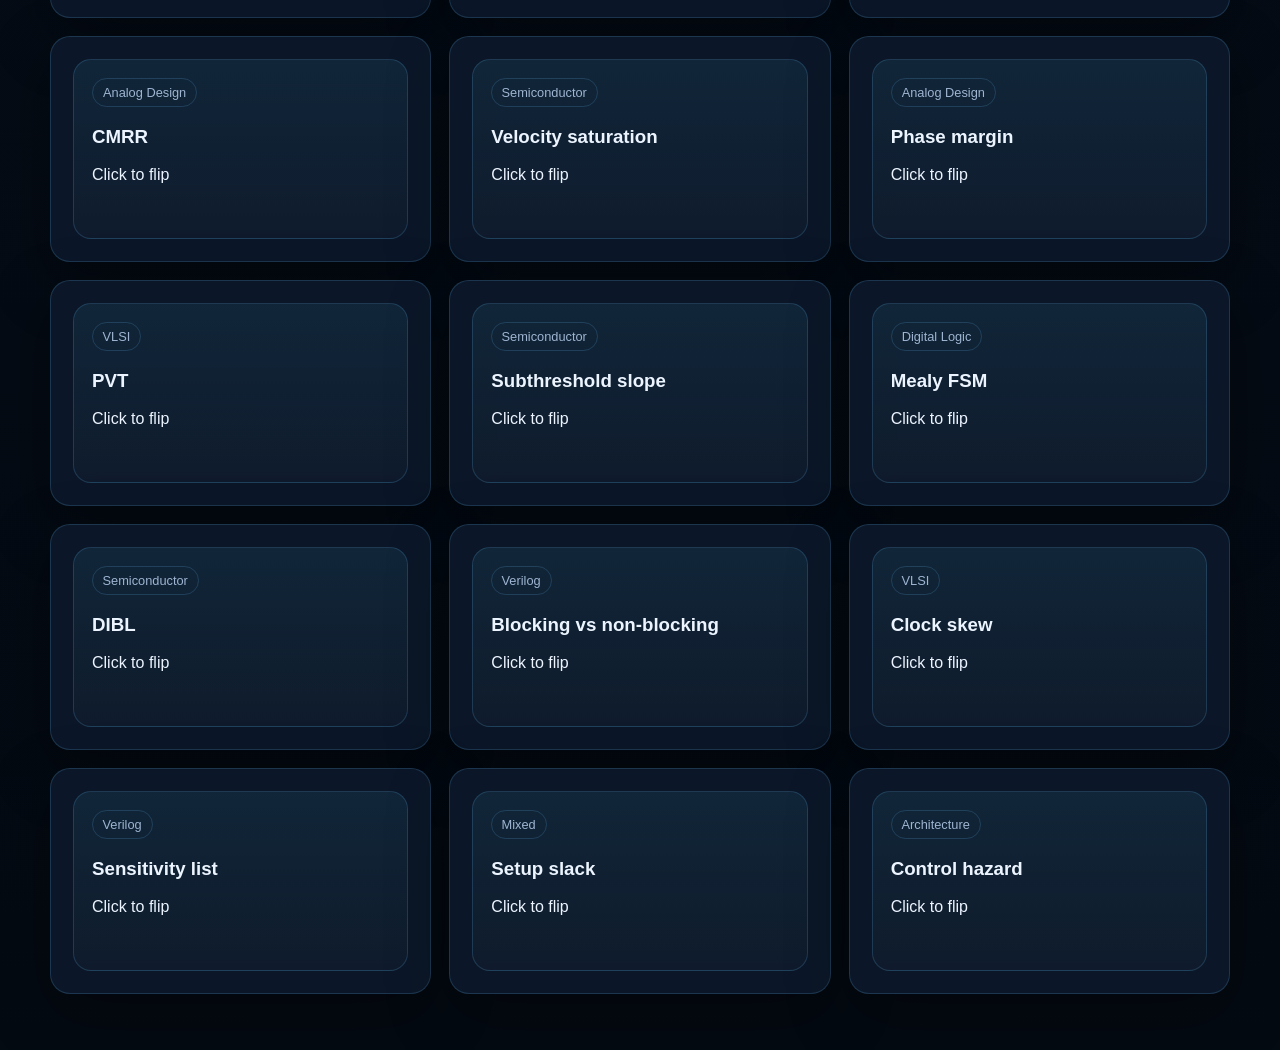
<file: flashcards.html>
<!DOCTYPE html>
<html lang="en">
<head>
  <meta charset="UTF-8" />
  <meta name="viewport" content="width=device-width, initial-scale=1.0" />
  <title>Flashcards</title>
  <link rel="stylesheet" href="css/style.css" />
</head>
<body data-page="flashcards">
  <div class="bg-grid"></div>
  <header class="site-header sticky">
    <div class="brand"><div class="chip-icon"></div><div><h1>Flashcards</h1><p>EE / VLSI / Hardware interview prep</p></div></div>
    <button class="menu-toggle" aria-label="Toggle navigation">☰</button>
    <nav class="site-nav">
      <a href="index.html">Home</a>
      <a href="questions.html">Question Bank</a>
      <a href="quiz.html">Quizzes</a>
      <a href="mock.html">Mock</a>
      <a class="active" href="flashcards.html">Flashcards</a>
      <a href="notes.html">Notes</a>
      <a href="behavioral.html">Behavioral</a>
      <a href="companies.html">Companies</a>
      <a href="analytical.html">Analytical</a>
      <a href="videos.html">Videos</a>
      <a href="projects.html">Projects</a>
</nav>
  </header>
  <main class="container">
<section class="card panel stack">
  <div class="section-head"><h2>Flashcards</h2><span class="pill">48 cards</span></div>
  <div class="filters two">
    <select id="flashcardCategoryFilter"></select>
    <button class="btn btn-secondary" id="shuffleFlashcardsBtn">Shuffle</button>
  </div>
</section>
<section id="flashcardsContainer" class="card-grid"></section>
</main>
  <script src="js/data.js"></script>
  <script src="js/app.js"></script>
</body>
</html>
</file>
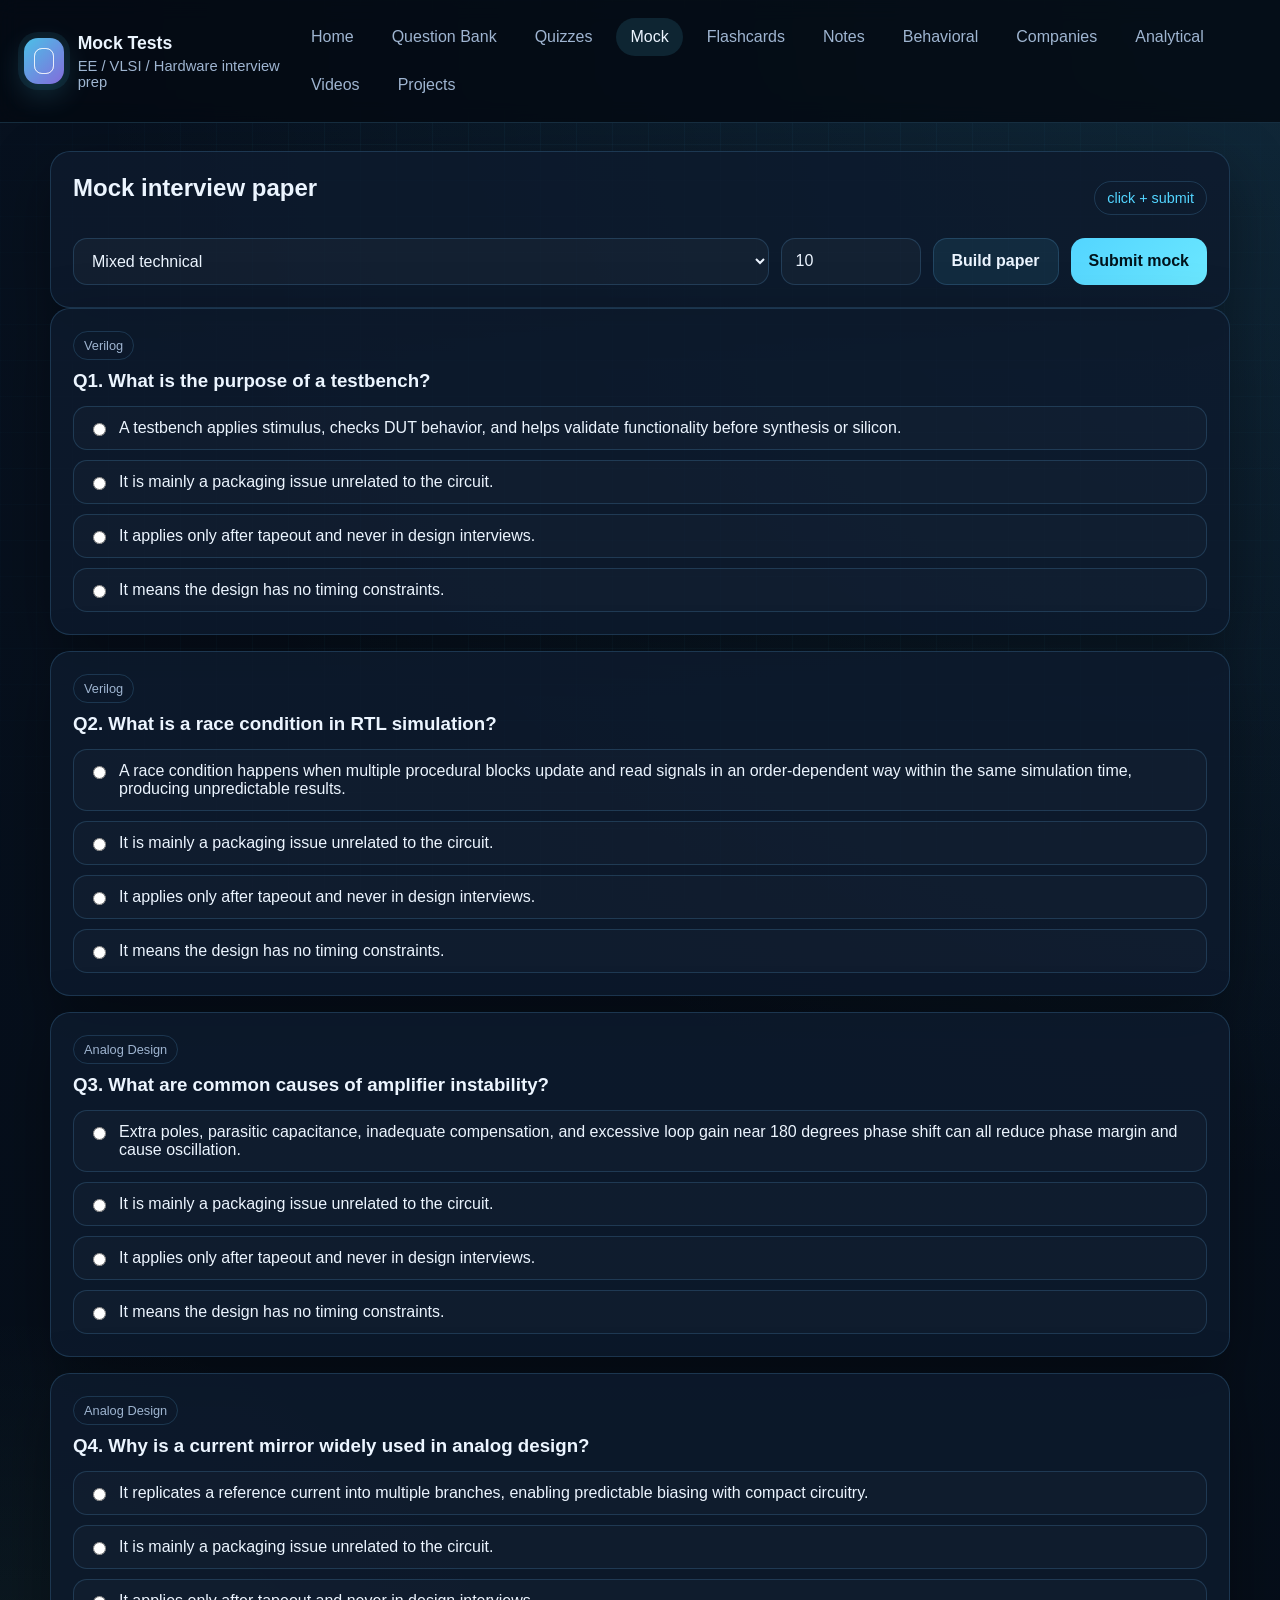
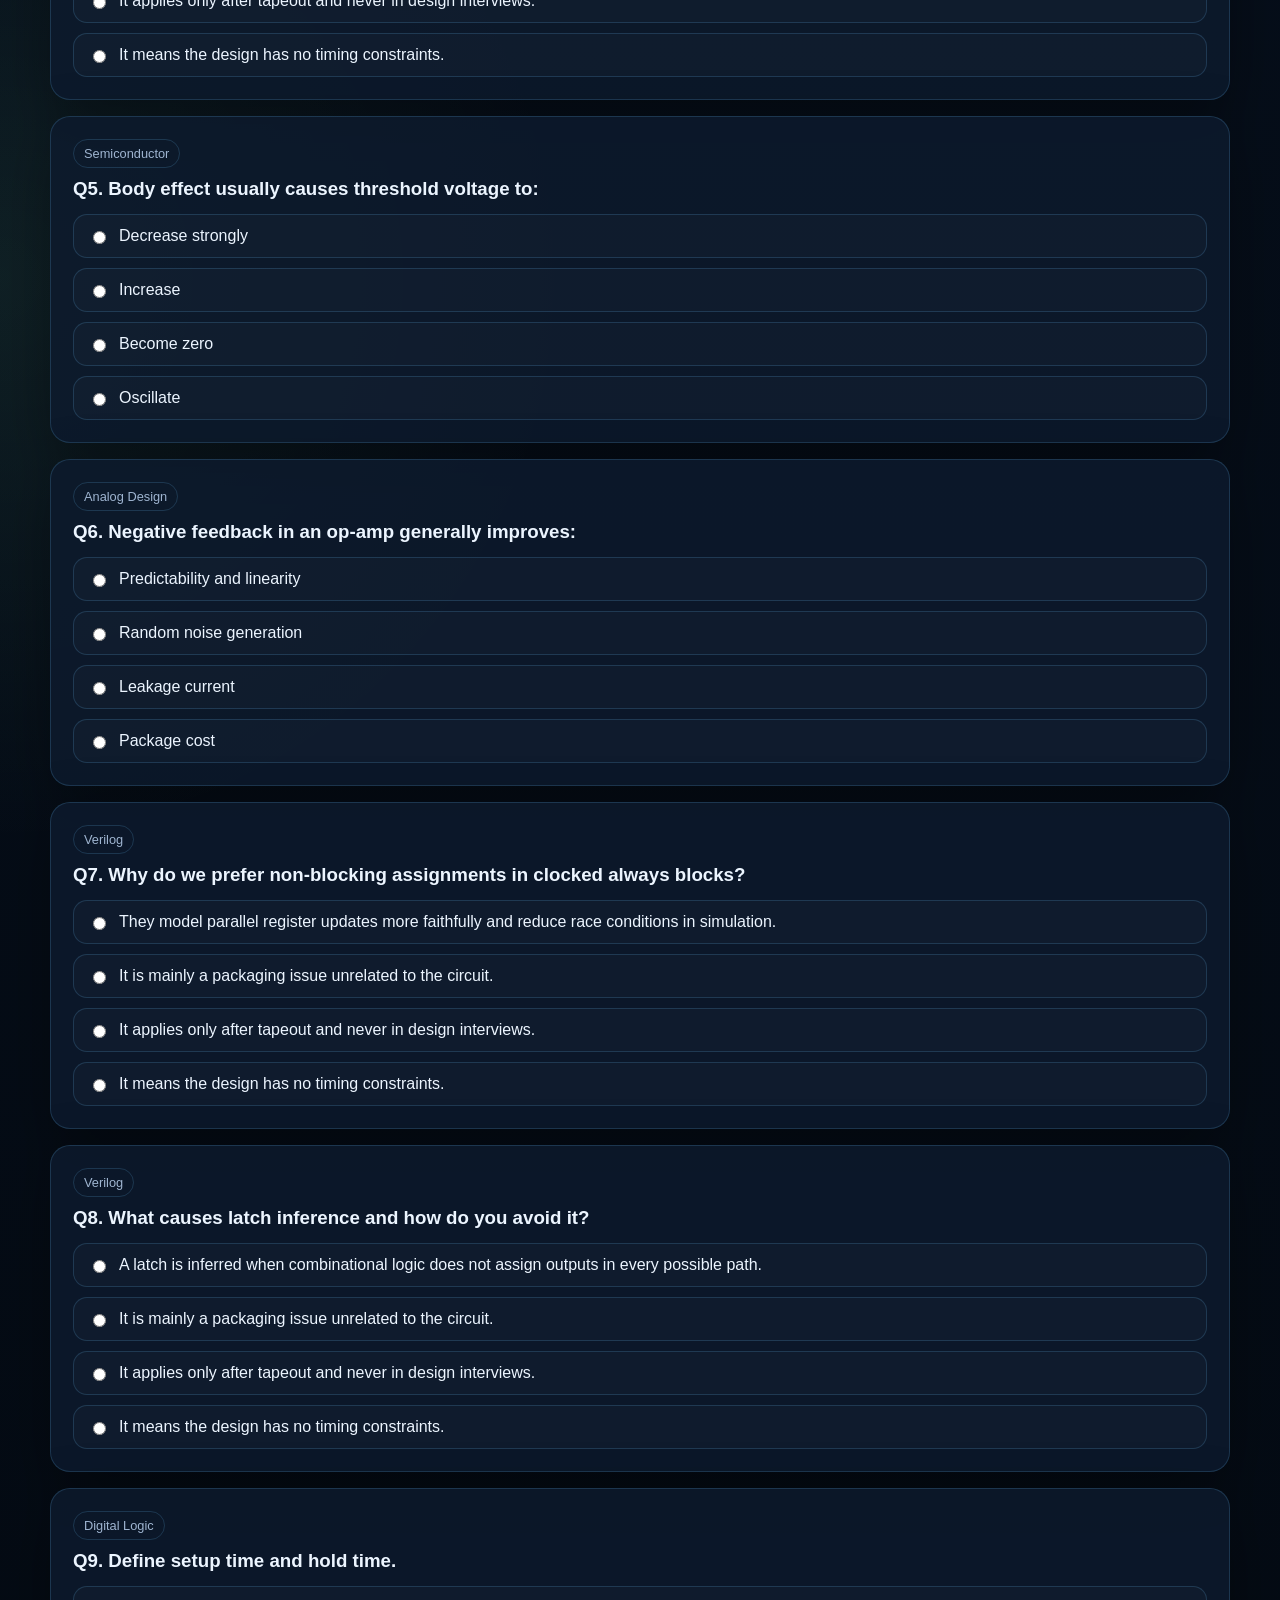
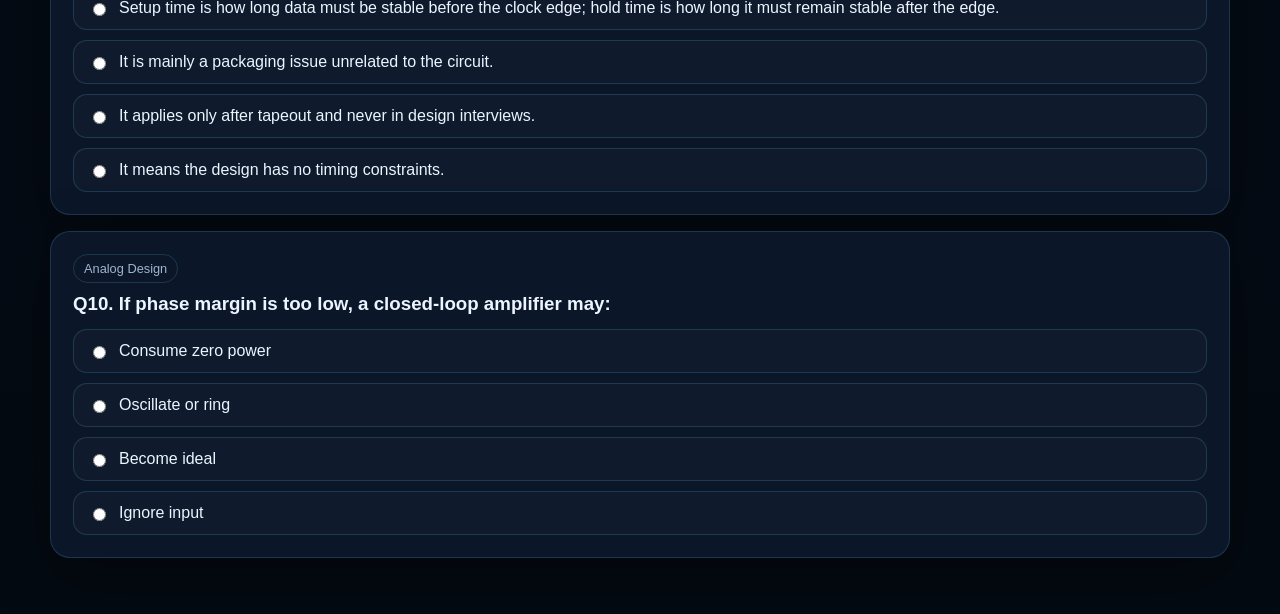
<file: mock.html>
<!DOCTYPE html>
<html lang="en">
<head>
  <meta charset="UTF-8" />
  <meta name="viewport" content="width=device-width, initial-scale=1.0" />
  <title>Mock Tests</title>
  <link rel="stylesheet" href="css/style.css" />
</head>
<body data-page="mock">
  <div class="bg-grid"></div>
  <header class="site-header sticky">
    <div class="brand"><div class="chip-icon"></div><div><h1>Mock Tests</h1><p>EE / VLSI / Hardware interview prep</p></div></div>
    <button class="menu-toggle" aria-label="Toggle navigation">☰</button>
    <nav class="site-nav">
      <a href="index.html">Home</a>
      <a href="questions.html">Question Bank</a>
      <a href="quiz.html">Quizzes</a>
      <a class="active" href="mock.html">Mock</a>
      <a href="flashcards.html">Flashcards</a>
      <a href="notes.html">Notes</a>
      <a href="behavioral.html">Behavioral</a>
      <a href="companies.html">Companies</a>
      <a href="analytical.html">Analytical</a>
      <a href="videos.html">Videos</a>
      <a href="projects.html">Projects</a>
</nav>
  </header>
  <main class="container">
<section class="card panel stack">
  <div class="section-head"><h2>Mock interview paper</h2><span class="pill">click + submit</span></div>
  <div class="filters three">
    <select id="mockModeSelect">
      <option value="mixed">Mixed technical</option>
      <option value="verilog">Verilog</option>
      <option value="digital">Digital logic</option>
      <option value="analog">Analog design</option>
      <option value="behavioral">Behavioral</option>
    </select>
    <input id="mockQuestionCount" type="number" min="5" max="15" value="10" />
    <button class="btn btn-secondary" id="startMockBtn">Build paper</button>
    <button class="btn btn-primary" id="submitMockBtn">Submit mock</button>
  </div>
</section>
<section id="mockContainer" class="stack"></section>
<div id="mockResultCard" class="score-panel hidden"></div>
</main>
  <script src="js/data.js"></script>
  <script src="js/app.js"></script>
</body>
</html>
</file>
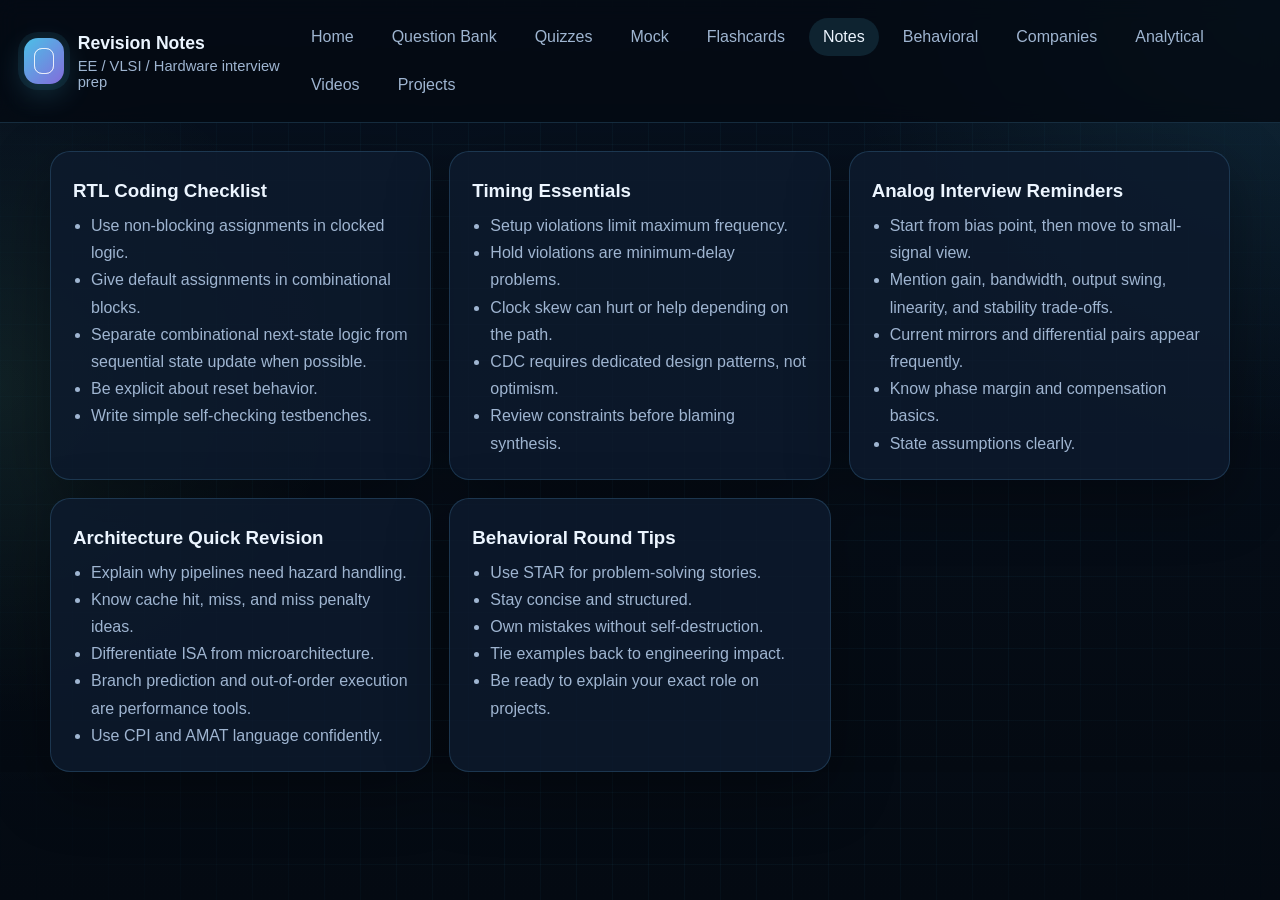
<file: notes.html>
<!DOCTYPE html>
<html lang="en">
<head>
  <meta charset="UTF-8" />
  <meta name="viewport" content="width=device-width, initial-scale=1.0" />
  <title>Revision Notes</title>
  <link rel="stylesheet" href="css/style.css" />
</head>
<body data-page="notes">
  <div class="bg-grid"></div>
  <header class="site-header sticky">
    <div class="brand"><div class="chip-icon"></div><div><h1>Revision Notes</h1><p>EE / VLSI / Hardware interview prep</p></div></div>
    <button class="menu-toggle" aria-label="Toggle navigation">☰</button>
    <nav class="site-nav">
      <a href="index.html">Home</a>
      <a href="questions.html">Question Bank</a>
      <a href="quiz.html">Quizzes</a>
      <a href="mock.html">Mock</a>
      <a href="flashcards.html">Flashcards</a>
      <a class="active" href="notes.html">Notes</a>
      <a href="behavioral.html">Behavioral</a>
      <a href="companies.html">Companies</a>
      <a href="analytical.html">Analytical</a>
      <a href="videos.html">Videos</a>
      <a href="projects.html">Projects</a>
</nav>
  </header>
  <main class="container"><section id="notesContainer" class="card-grid"></section></main>
  <script src="js/data.js"></script>
  <script src="js/app.js"></script>
</body>
</html>
</file>
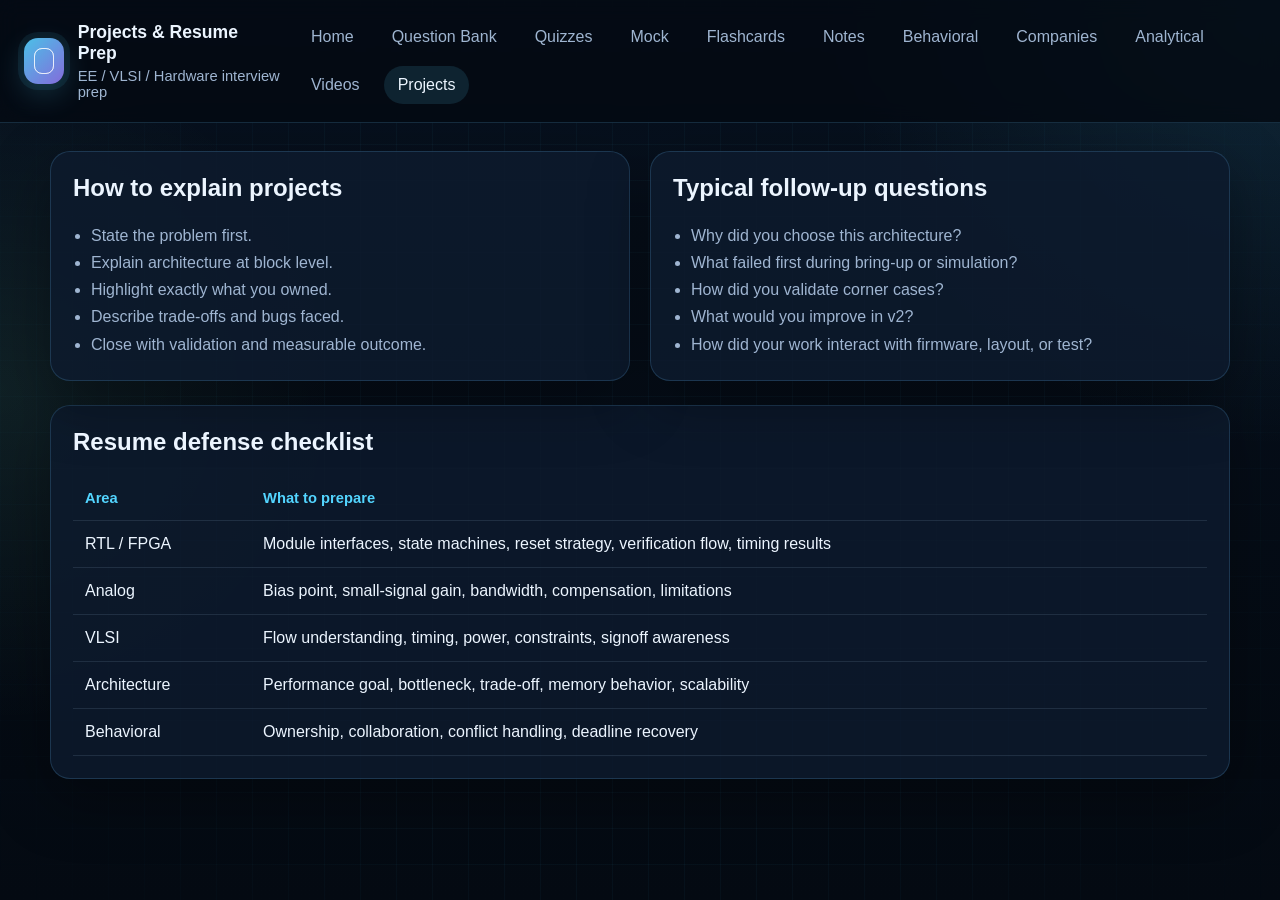
<file: projects.html>
<!DOCTYPE html>
<html lang="en">
<head>
  <meta charset="UTF-8" />
  <meta name="viewport" content="width=device-width, initial-scale=1.0" />
  <title>Projects & Resume Prep</title>
  <link rel="stylesheet" href="css/style.css" />
</head>
<body data-page="projects">
  <div class="bg-grid"></div>
  <header class="site-header sticky">
    <div class="brand"><div class="chip-icon"></div><div><h1>Projects & Resume Prep</h1><p>EE / VLSI / Hardware interview prep</p></div></div>
    <button class="menu-toggle" aria-label="Toggle navigation">☰</button>
    <nav class="site-nav">
      <a href="index.html">Home</a>
      <a href="questions.html">Question Bank</a>
      <a href="quiz.html">Quizzes</a>
      <a href="mock.html">Mock</a>
      <a href="flashcards.html">Flashcards</a>
      <a href="notes.html">Notes</a>
      <a href="behavioral.html">Behavioral</a>
      <a href="companies.html">Companies</a>
      <a href="analytical.html">Analytical</a>
      <a href="videos.html">Videos</a>
      <a class="active" href="projects.html">Projects</a>
</nav>
  </header>
  <main class="container">
<section class="dashboard-grid two">
  <article class="card panel"><h2>How to explain projects</h2><ul class="clean-list"><li>State the problem first.</li><li>Explain architecture at block level.</li><li>Highlight exactly what you owned.</li><li>Describe trade-offs and bugs faced.</li><li>Close with validation and measurable outcome.</li></ul></article>
  <article class="card panel"><h2>Typical follow-up questions</h2><ul class="clean-list"><li>Why did you choose this architecture?</li><li>What failed first during bring-up or simulation?</li><li>How did you validate corner cases?</li><li>What would you improve in v2?</li><li>How did your work interact with firmware, layout, or test?</li></ul></article>
</section>
<section class="card panel"><h2>Resume defense checklist</h2><div class="table-wrap"><table><thead><tr><th>Area</th><th>What to prepare</th></tr></thead><tbody><tr><td>RTL / FPGA</td><td>Module interfaces, state machines, reset strategy, verification flow, timing results</td></tr><tr><td>Analog</td><td>Bias point, small-signal gain, bandwidth, compensation, limitations</td></tr><tr><td>VLSI</td><td>Flow understanding, timing, power, constraints, signoff awareness</td></tr><tr><td>Architecture</td><td>Performance goal, bottleneck, trade-off, memory behavior, scalability</td></tr><tr><td>Behavioral</td><td>Ownership, collaboration, conflict handling, deadline recovery</td></tr></tbody></table></div></section>
</main>
  <script src="js/data.js"></script>
  <script src="js/app.js"></script>
</body>
</html>
</file>
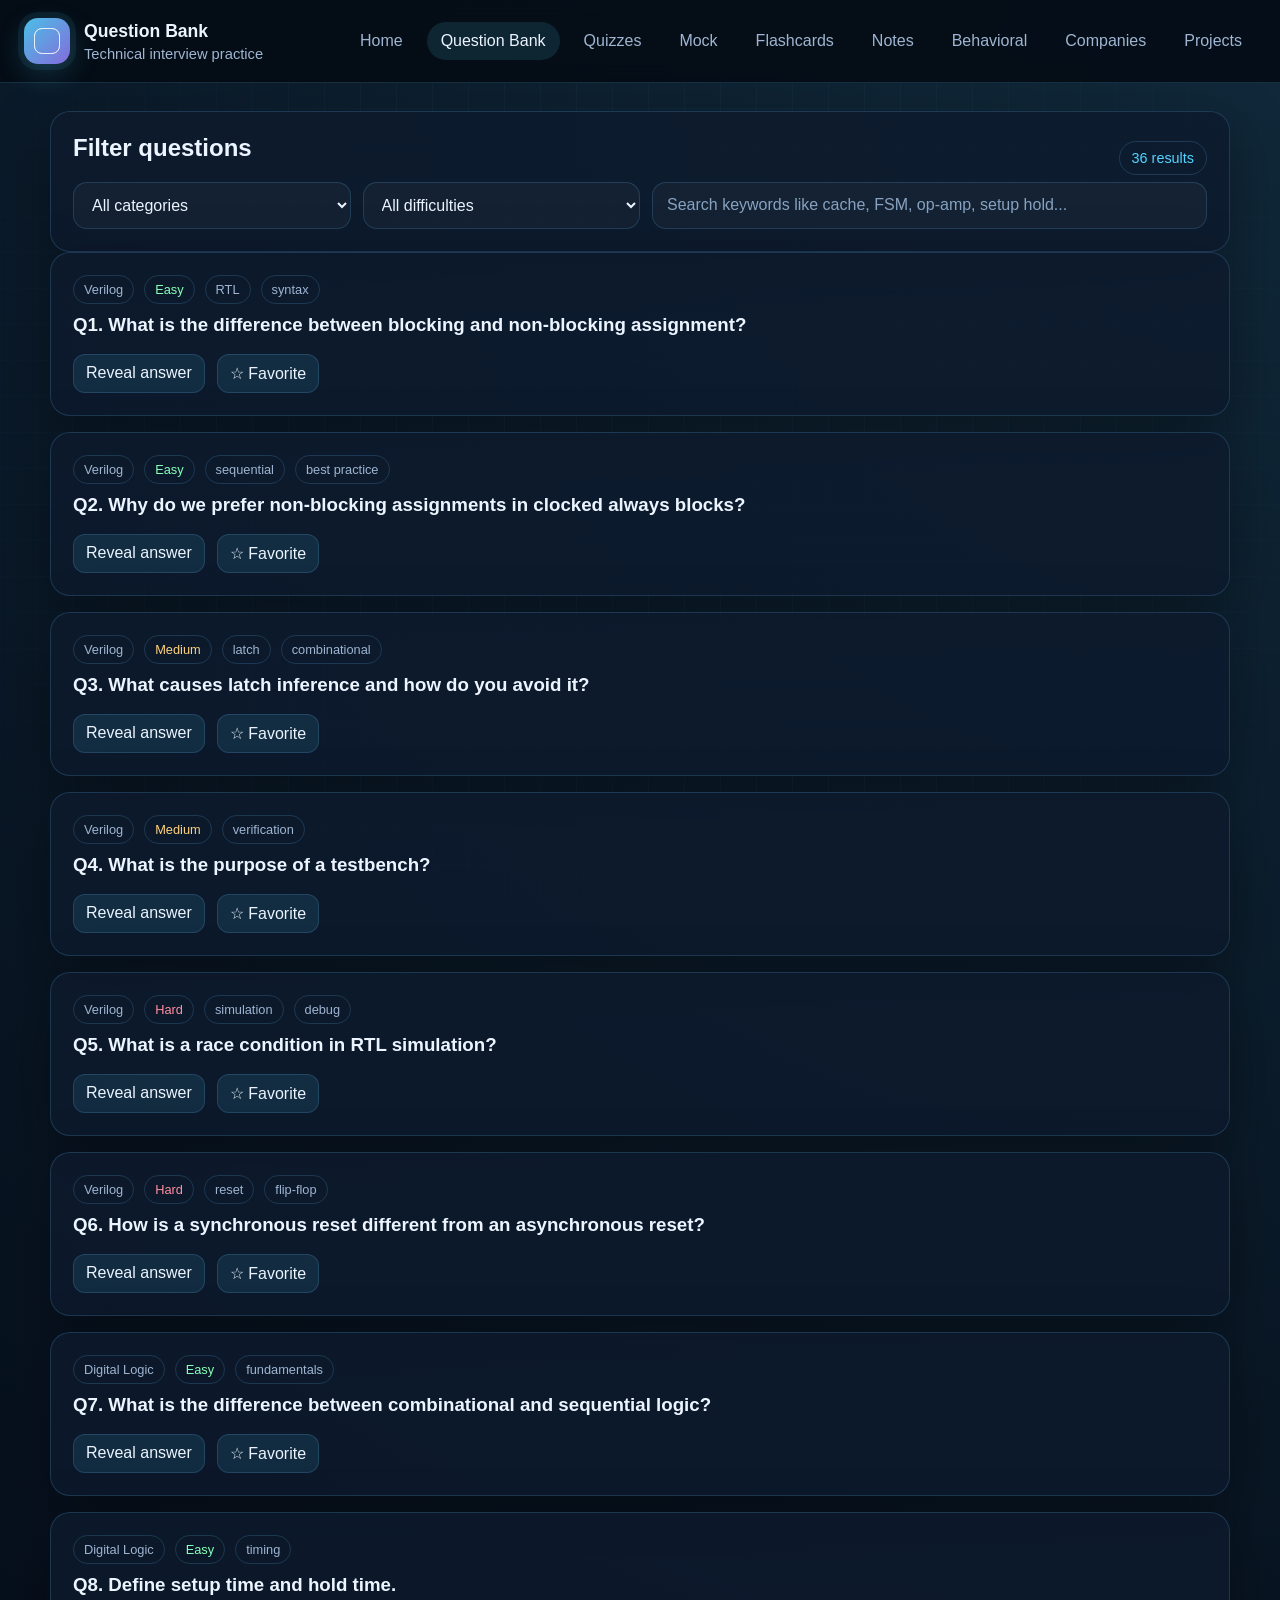
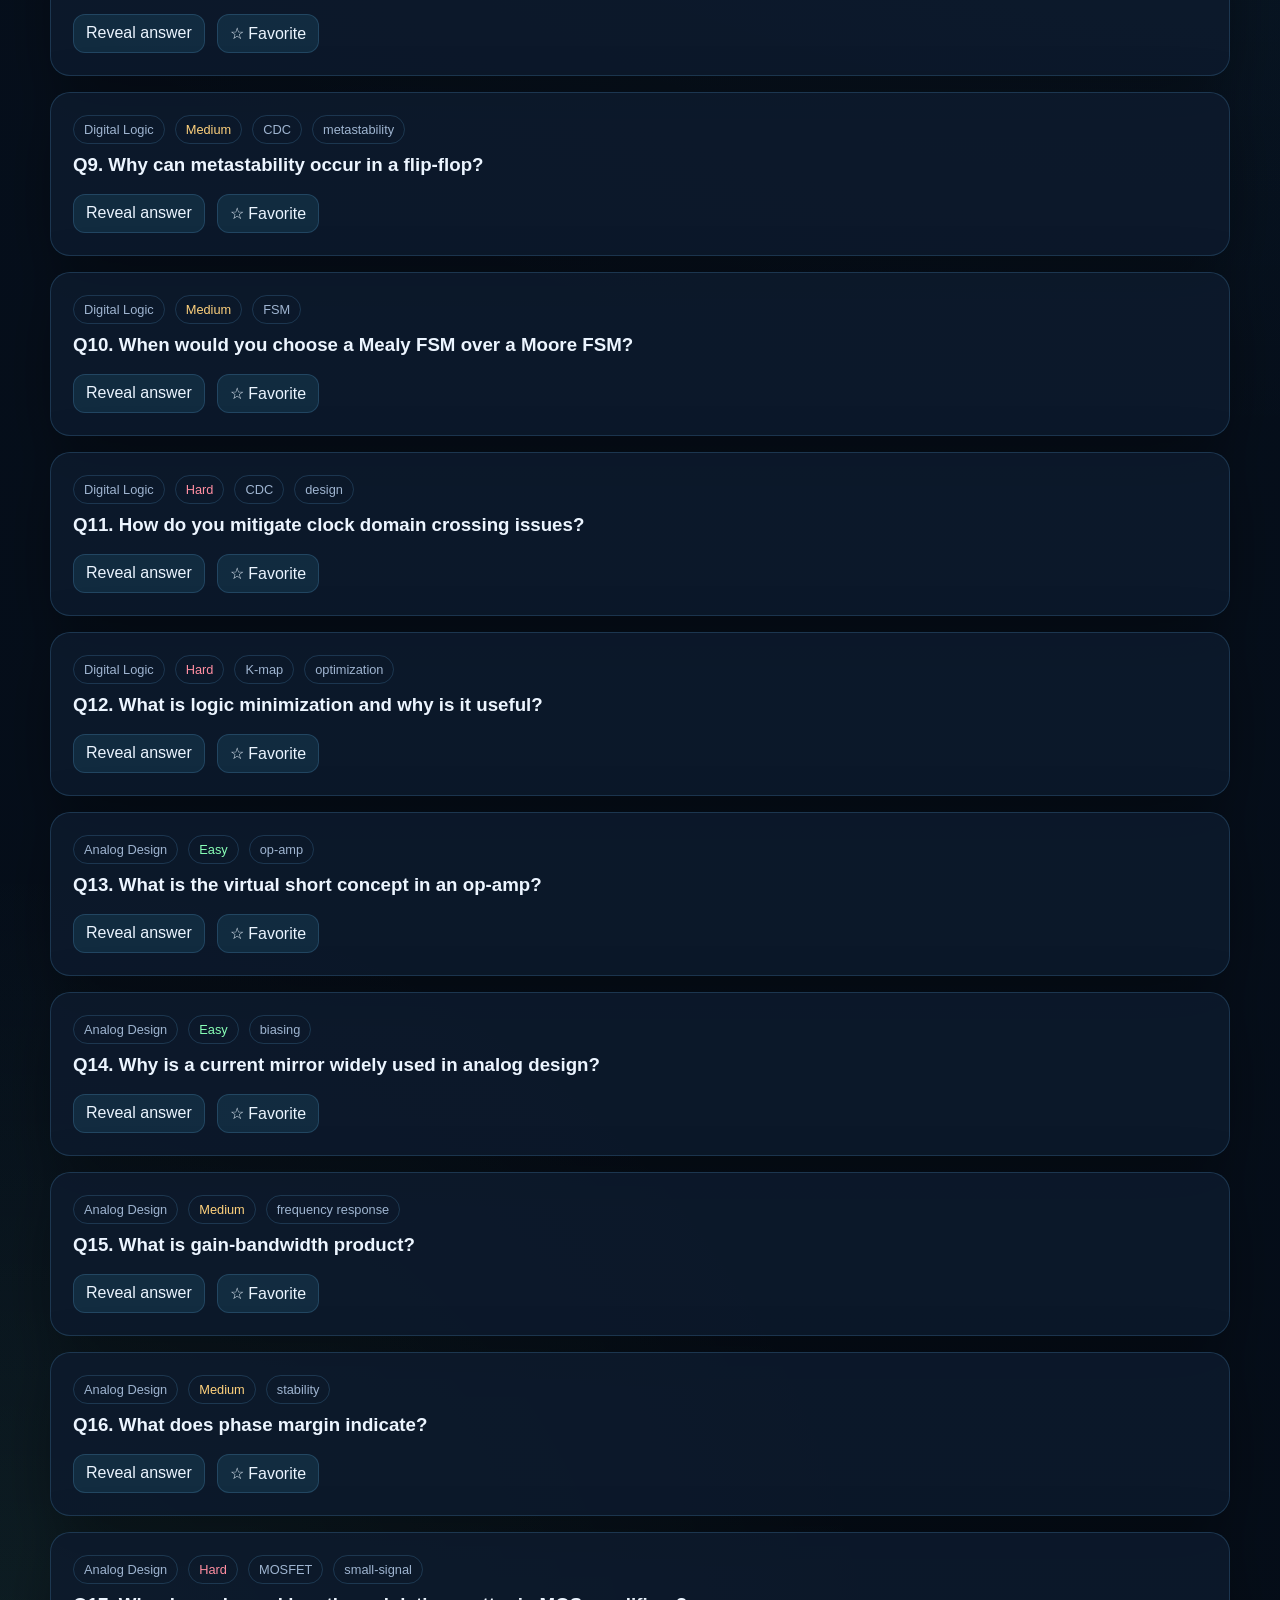
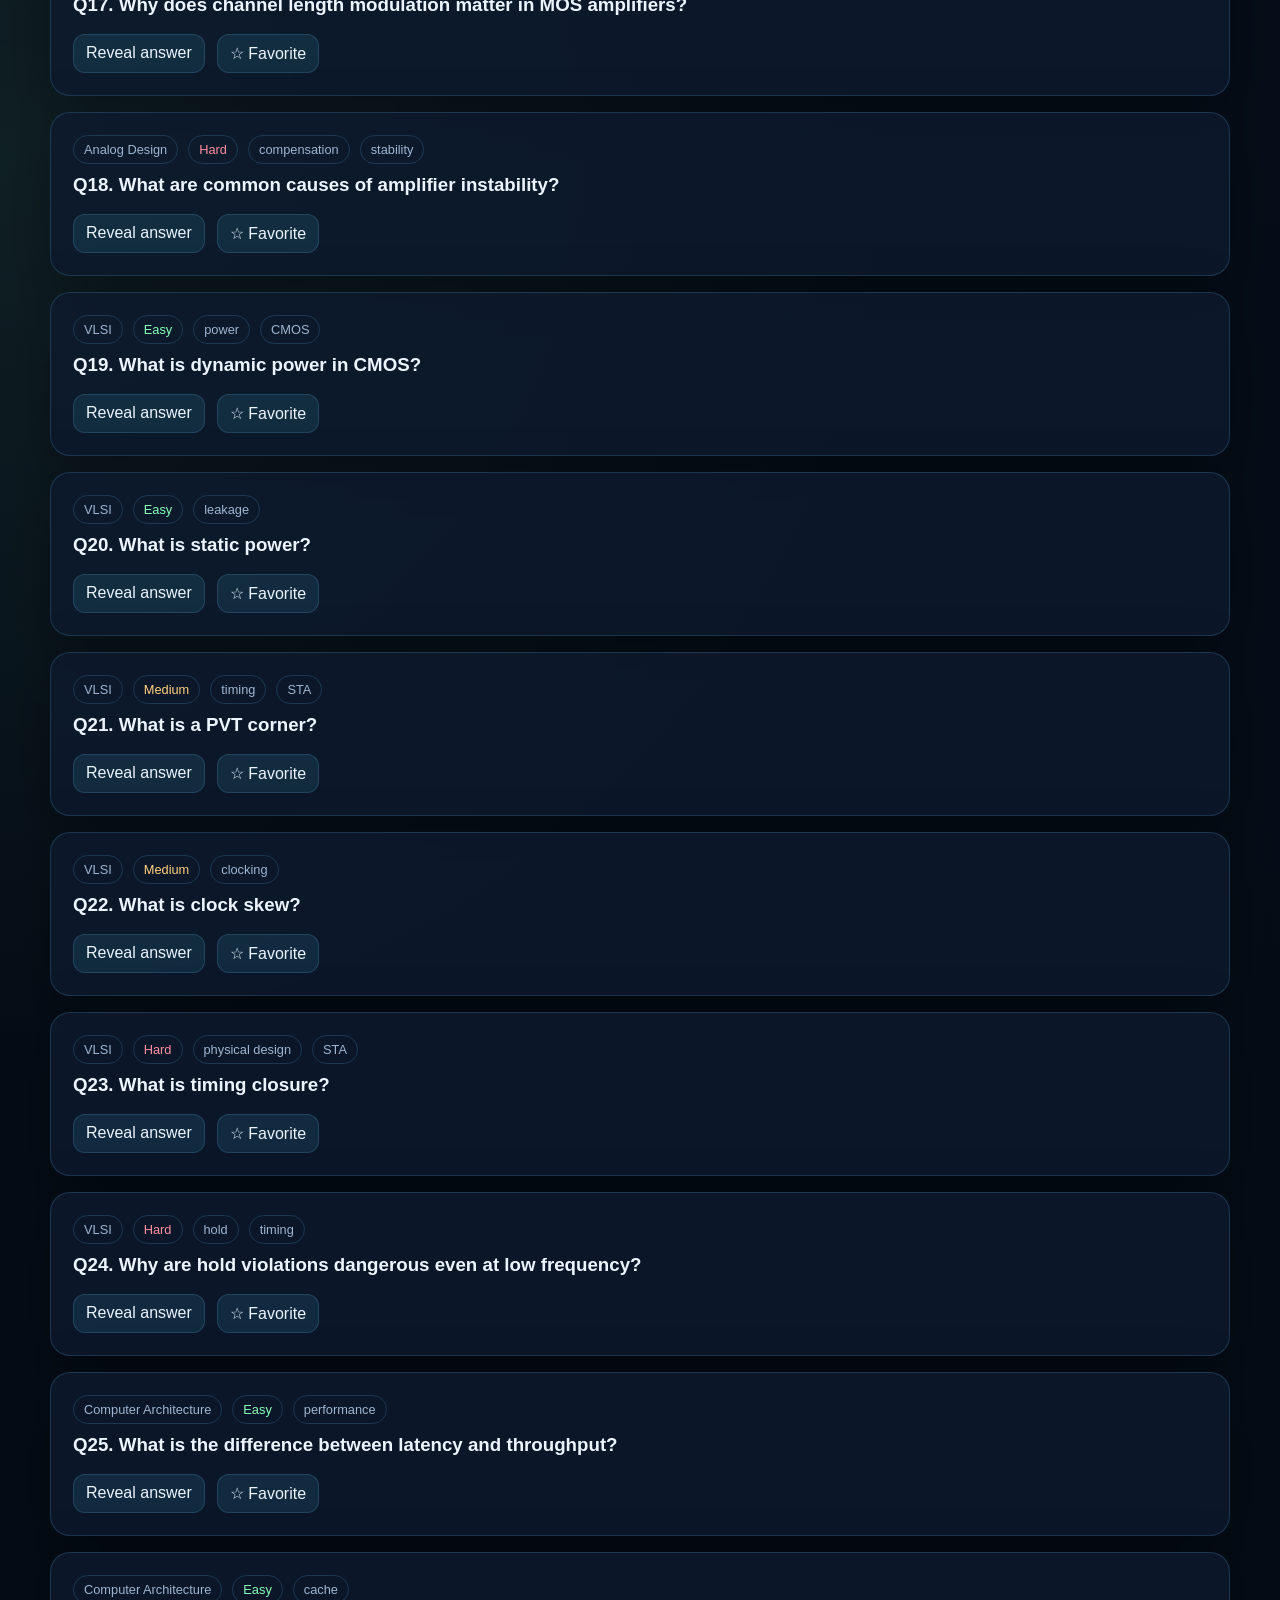
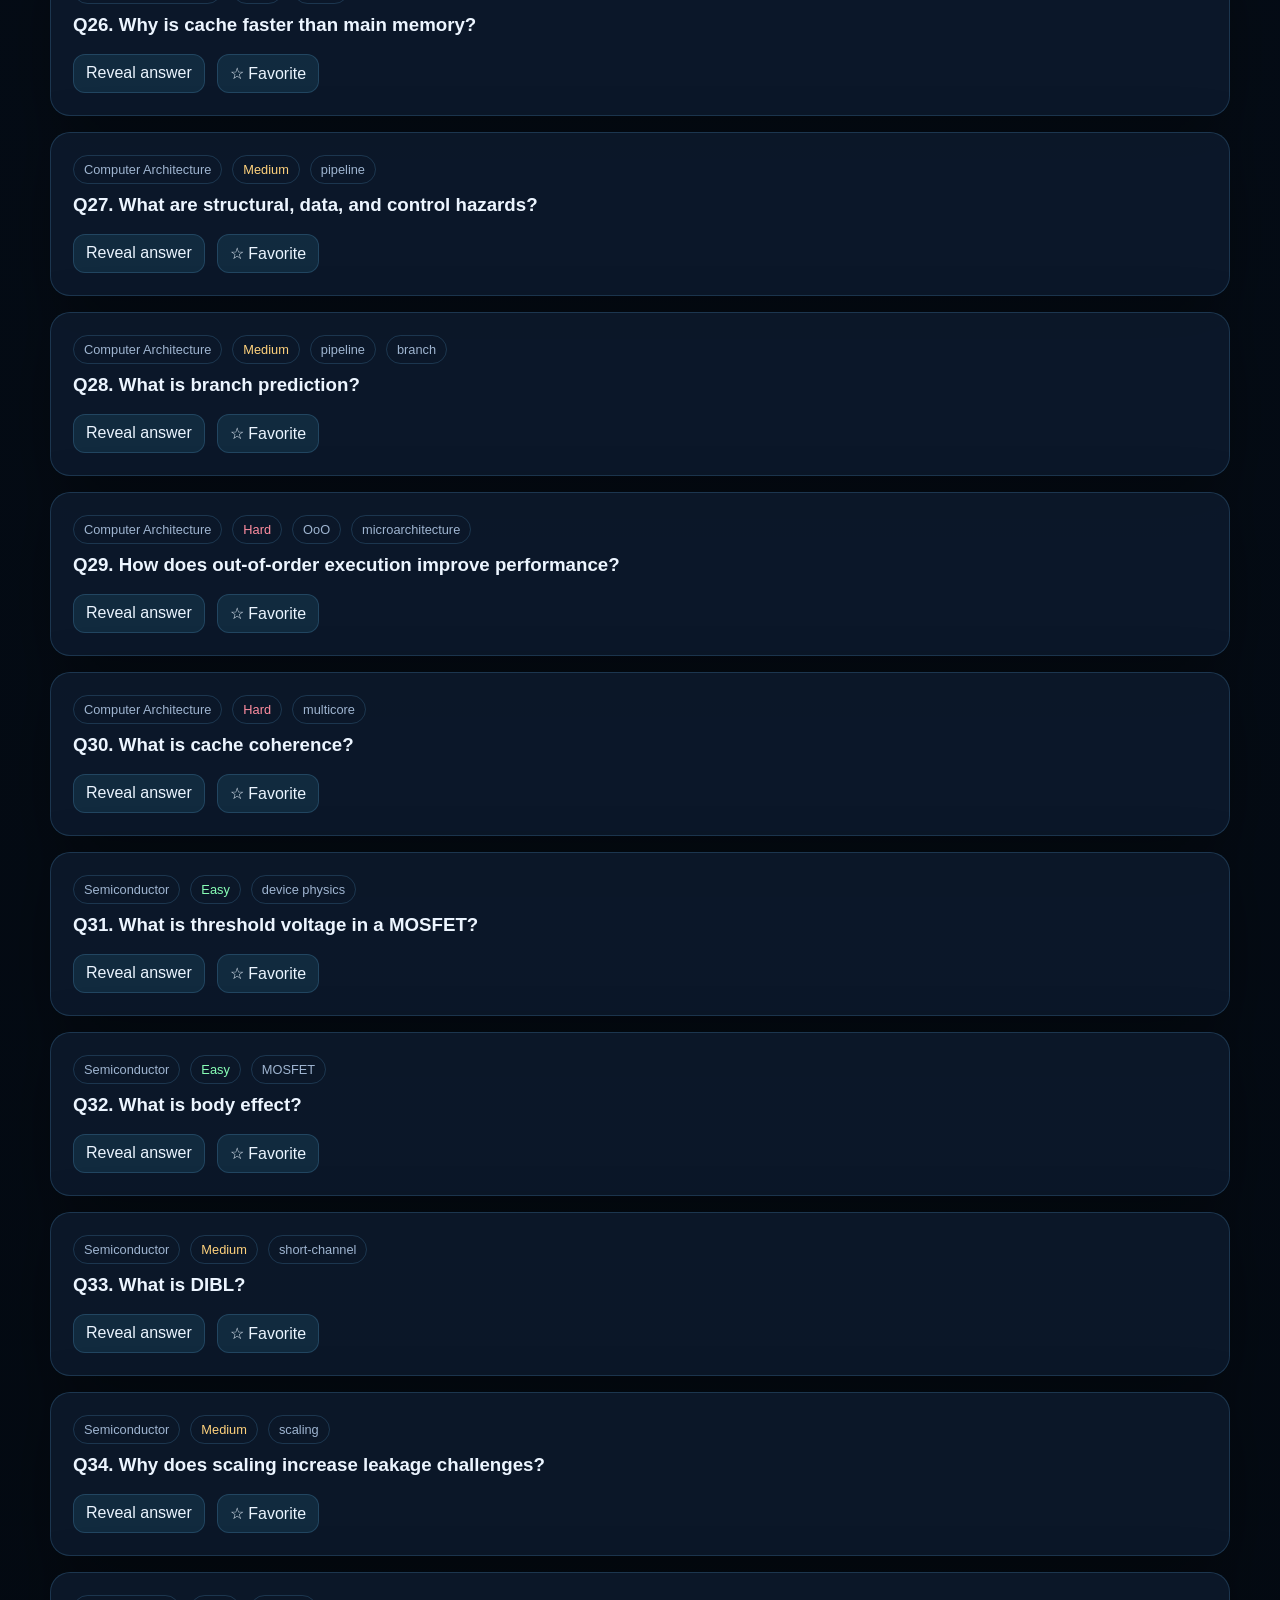
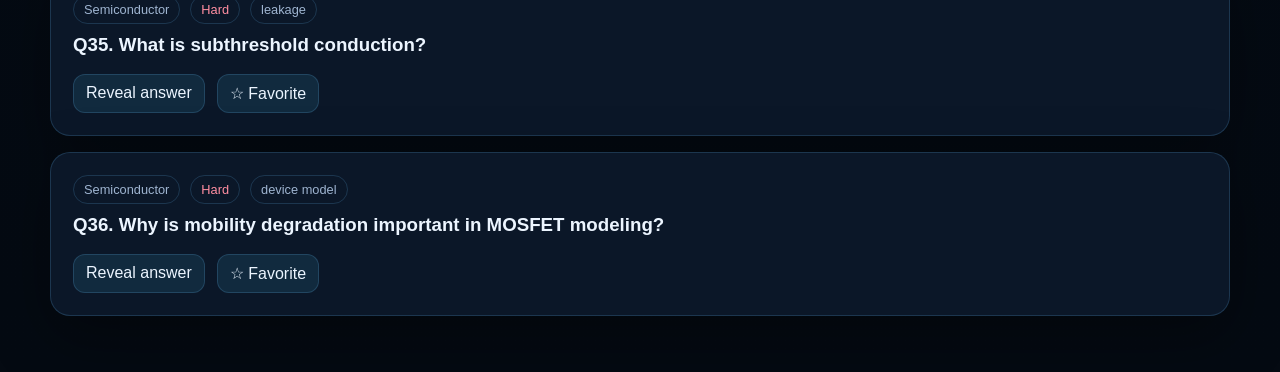
<file: questions.html>
<!DOCTYPE html>
<html lang="en">
<head>
  <meta charset="UTF-8" />
  <meta name="viewport" content="width=device-width, initial-scale=1.0" />
  <title>Question Bank • EE/VLSI Interview Prep</title>
  <link rel="stylesheet" href="css/style.css" />
</head>
<body data-page="questions">
  <div class="bg-grid"></div>
  <header class="site-header sticky">
    <div class="brand"><div class="chip-icon"></div><div><h1>Question Bank</h1><p>Technical interview practice</p></div></div>
    <button class="menu-toggle" aria-label="Toggle navigation">☰</button>
    <nav class="site-nav">
      <a href="index.html">Home</a><a class="active" href="questions.html">Question Bank</a><a href="quiz.html">Quizzes</a><a href="mock.html">Mock</a><a href="flashcards.html">Flashcards</a><a href="notes.html">Notes</a><a href="behavioral.html">Behavioral</a><a href="companies.html">Companies</a><a href="projects.html">Projects</a>
    </nav>
  </header>
  <main class="container">
    <section class="card panel">
      <div class="section-head"><h2>Filter questions</h2><span class="pill" id="questionCount">0 results</span></div>
      <div class="filters">
        <select id="categoryFilter"></select>
        <select id="difficultyFilter">
          <option value="All">All difficulties</option>
          <option value="Easy">Easy</option>
          <option value="Medium">Medium</option>
          <option value="Hard">Hard</option>
        </select>
        <input type="text" id="questionSearch" placeholder="Search keywords like cache, FSM, op-amp, setup hold..." />
      </div>
    </section>
    <section id="questionsContainer" class="stack"></section>
  </main>
  <script src="js/data.js"></script>
  <script src="js/app.js"></script>
</body>
</html>
</file>
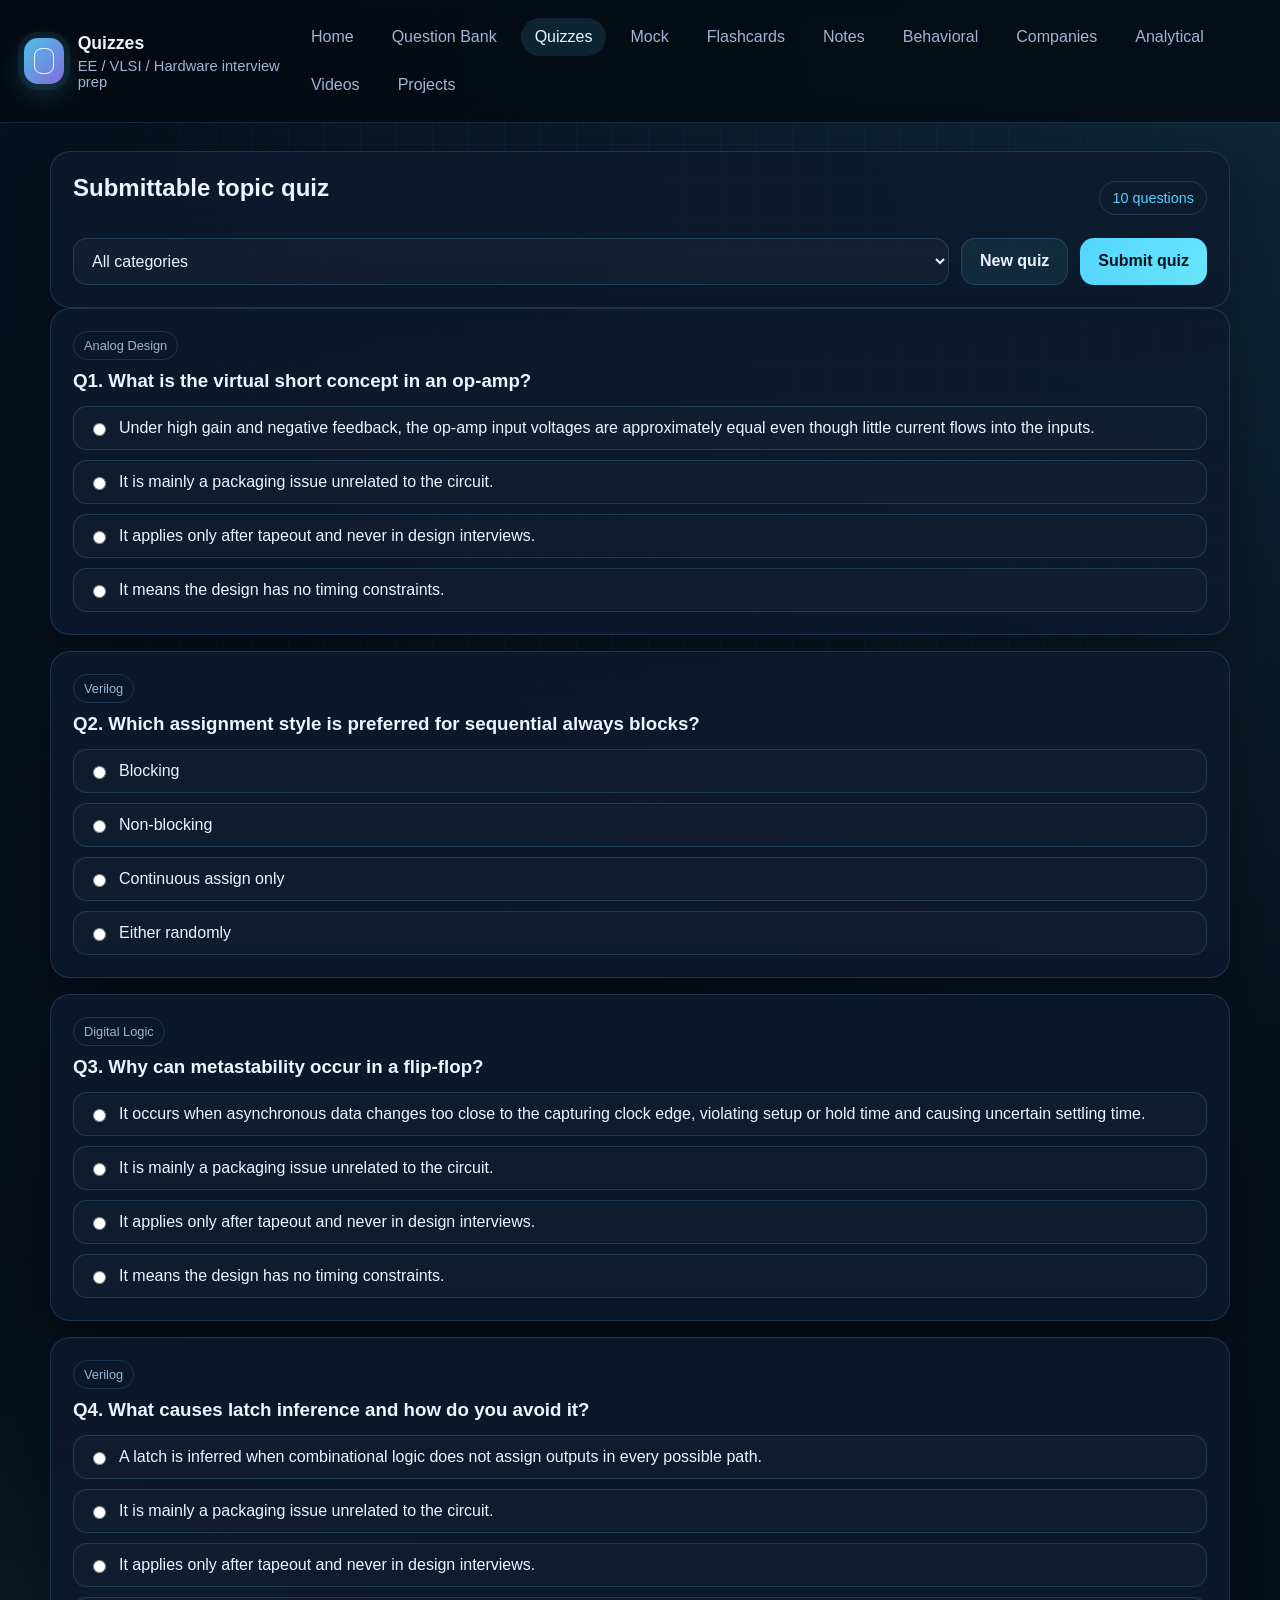
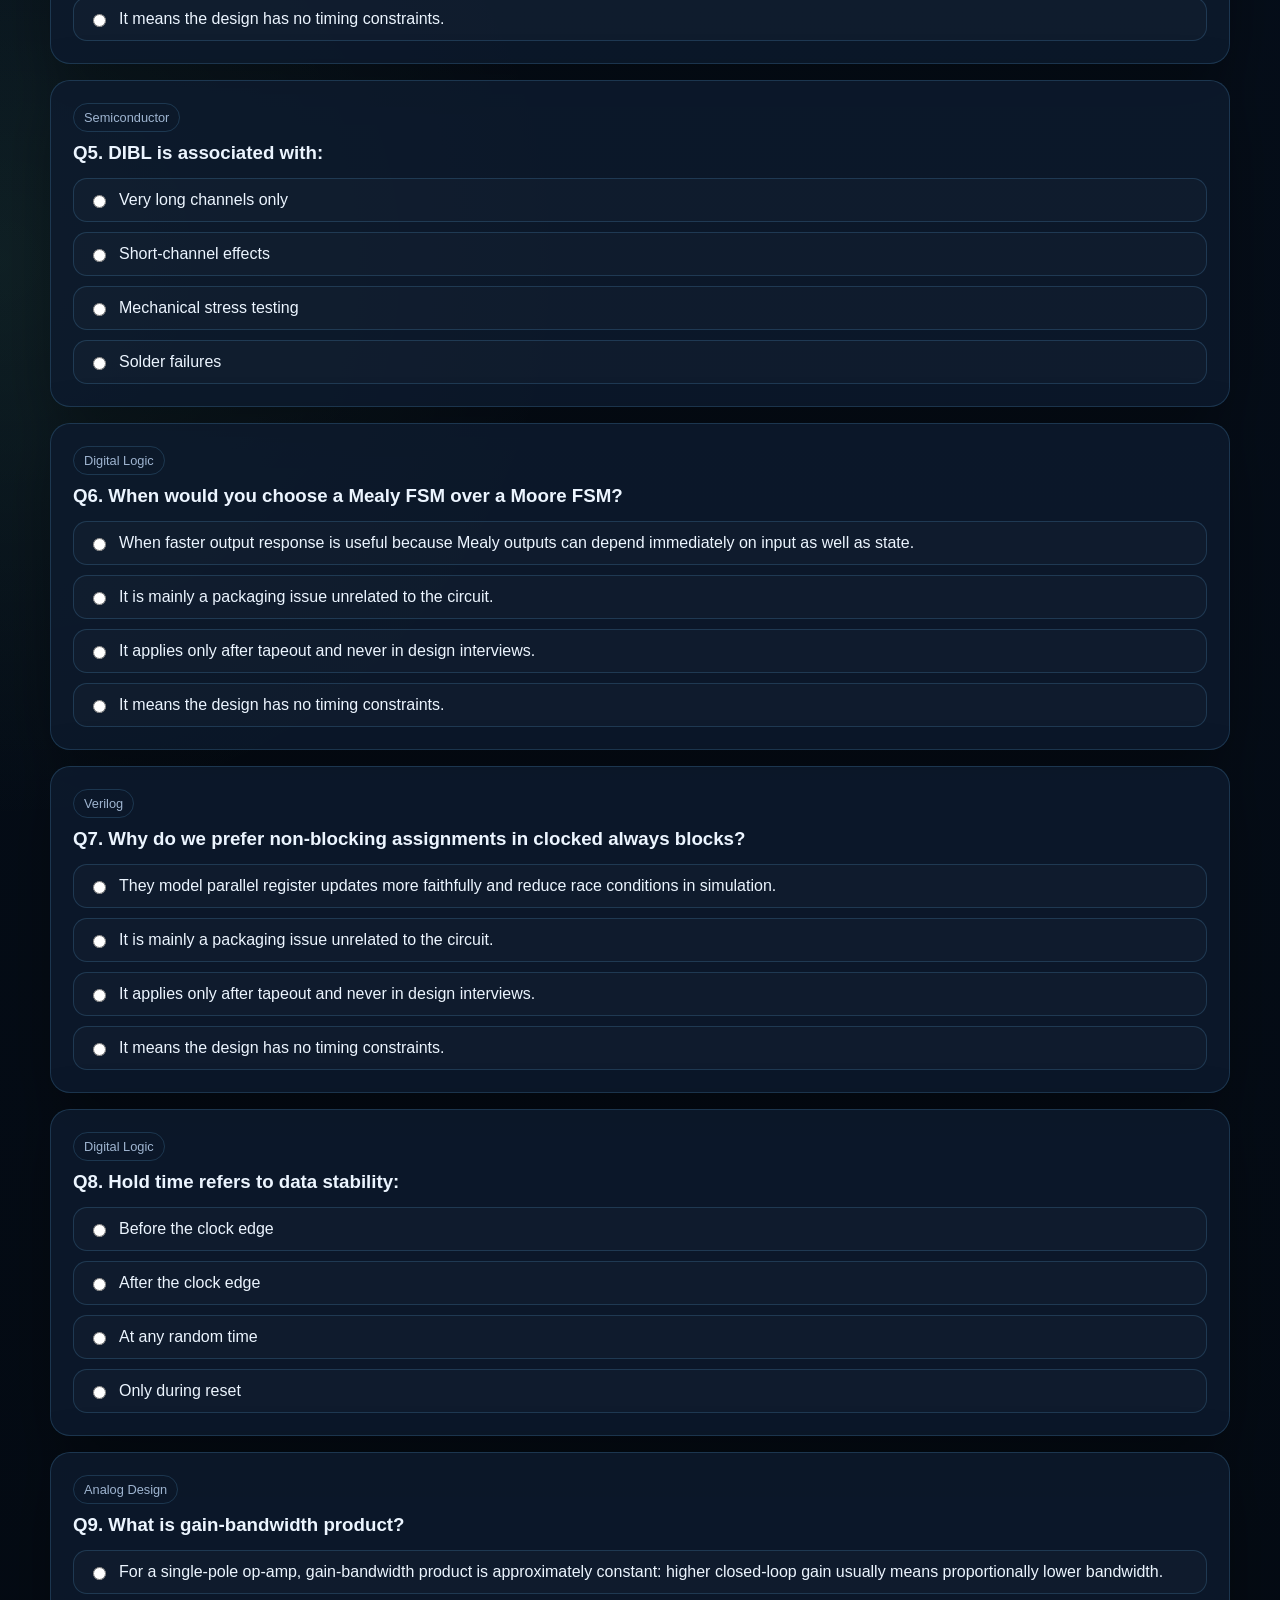
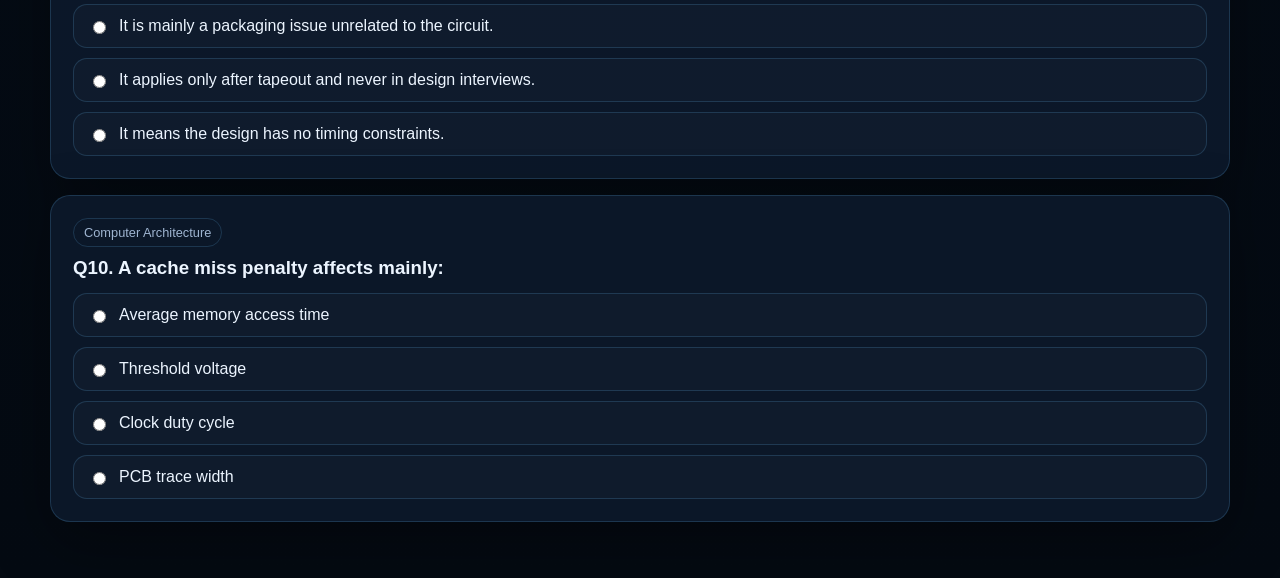
<file: quiz.html>
<!DOCTYPE html>
<html lang="en">
<head>
  <meta charset="UTF-8" />
  <meta name="viewport" content="width=device-width, initial-scale=1.0" />
  <title>Quizzes</title>
  <link rel="stylesheet" href="css/style.css" />
</head>
<body data-page="quiz">
  <div class="bg-grid"></div>
  <header class="site-header sticky">
    <div class="brand"><div class="chip-icon"></div><div><h1>Quizzes</h1><p>EE / VLSI / Hardware interview prep</p></div></div>
    <button class="menu-toggle" aria-label="Toggle navigation">☰</button>
    <nav class="site-nav">
      <a href="index.html">Home</a>
      <a href="questions.html">Question Bank</a>
      <a class="active" href="quiz.html">Quizzes</a>
      <a href="mock.html">Mock</a>
      <a href="flashcards.html">Flashcards</a>
      <a href="notes.html">Notes</a>
      <a href="behavioral.html">Behavioral</a>
      <a href="companies.html">Companies</a>
      <a href="analytical.html">Analytical</a>
      <a href="videos.html">Videos</a>
      <a href="projects.html">Projects</a>
</nav>
  </header>
  <main class="container">
<section class="card panel stack">
  <div class="section-head"><h2>Submittable topic quiz</h2><span class="pill">10 questions</span></div>
  <div class="filters two">
    <select id="quizCategoryFilter"></select>
    <button class="btn btn-secondary" id="newQuizBtn">New quiz</button>
    <button class="btn btn-primary" id="submitQuizBtn">Submit quiz</button>
  </div>
</section>
<section id="quizContainer" class="stack"></section>
<div id="quizResultCard" class="score-panel hidden"></div>
</main>
  <script src="js/data.js"></script>
  <script src="js/app.js"></script>
</body>
</html>
</file>
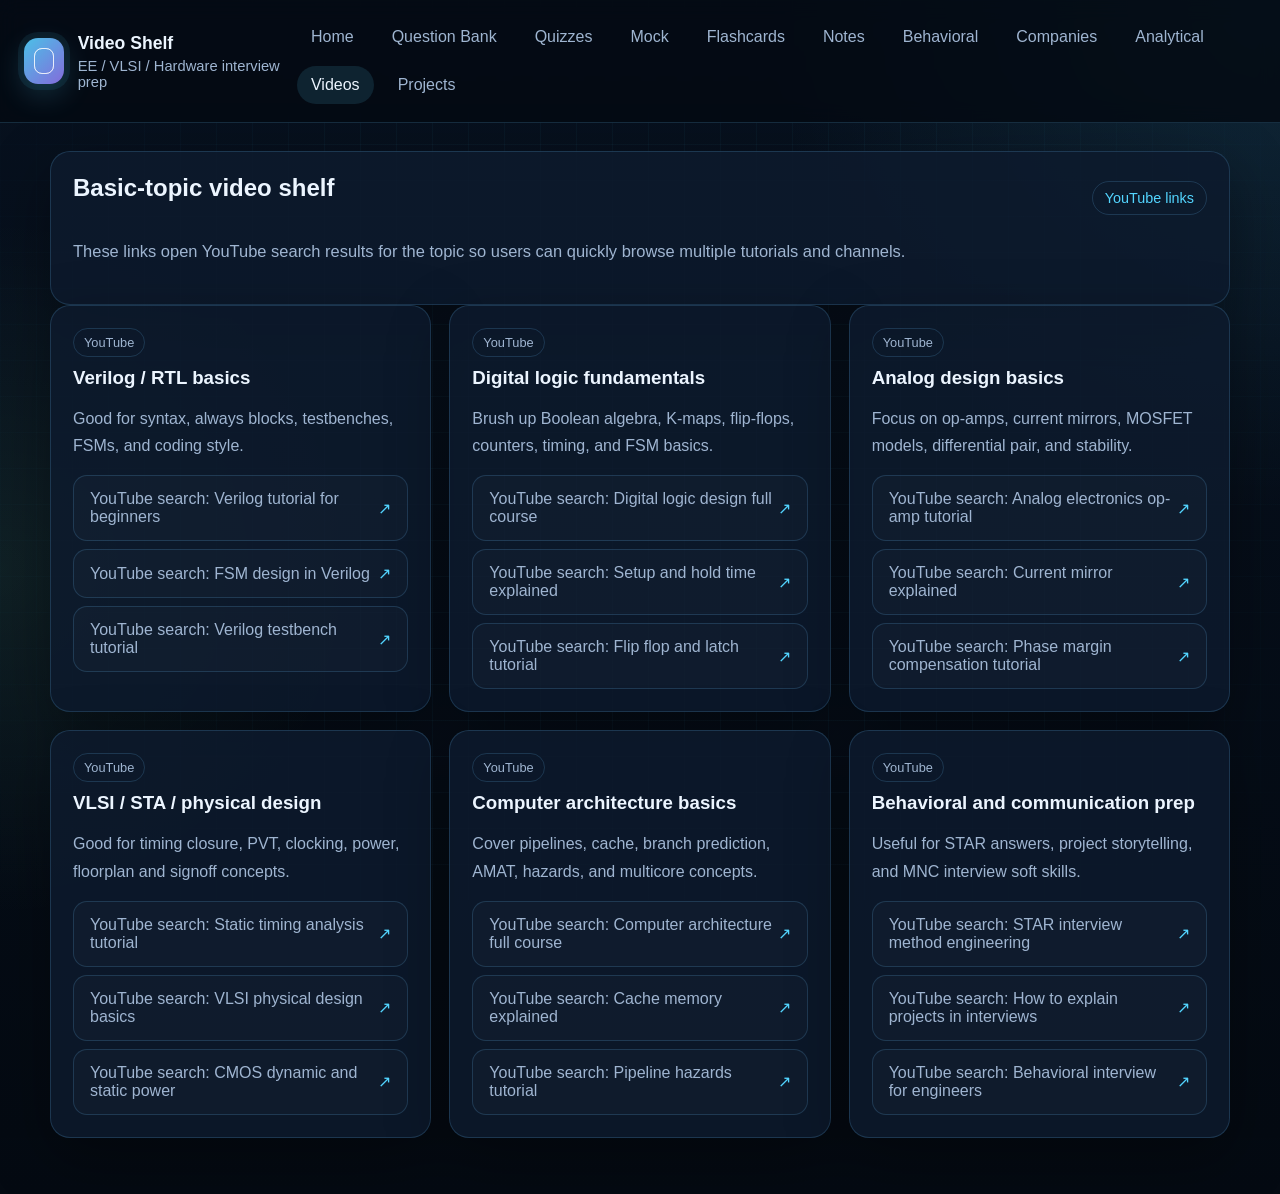
<file: videos.html>
<!DOCTYPE html>
<html lang="en">
<head>
  <meta charset="UTF-8" />
  <meta name="viewport" content="width=device-width, initial-scale=1.0" />
  <title>Video Shelf</title>
  <link rel="stylesheet" href="css/style.css" />
</head>
<body data-page="videos">
  <div class="bg-grid"></div>
  <header class="site-header sticky">
    <div class="brand"><div class="chip-icon"></div><div><h1>Video Shelf</h1><p>EE / VLSI / Hardware interview prep</p></div></div>
    <button class="menu-toggle" aria-label="Toggle navigation">☰</button>
    <nav class="site-nav">
      <a href="index.html">Home</a>
      <a href="questions.html">Question Bank</a>
      <a href="quiz.html">Quizzes</a>
      <a href="mock.html">Mock</a>
      <a href="flashcards.html">Flashcards</a>
      <a href="notes.html">Notes</a>
      <a href="behavioral.html">Behavioral</a>
      <a href="companies.html">Companies</a>
      <a href="analytical.html">Analytical</a>
      <a class="active" href="videos.html">Videos</a>
      <a href="projects.html">Projects</a>
</nav>
  </header>
  <main class="container">
<section class="card panel"><div class="section-head"><h2>Basic-topic video shelf</h2><span class="pill">YouTube links</span></div><p class="muted">These links open YouTube search results for the topic so users can quickly browse multiple tutorials and channels.</p></section>
<section id="videosContainer" class="card-grid"></section>
</main>
  <script src="js/data.js"></script>
  <script src="js/app.js"></script>
</body>
</html>
</file>
<file: css/style.css>
:root {
  --bg: #07111f;
  --bg-soft: #0d1a2d;
  --card: rgba(13, 26, 45, 0.85);
  --text: #ecf5ff;
  --muted: #9fb5d1;
  --line: rgba(104, 194, 255, 0.18);
  --accent: #53d5ff;
  --accent-2: #88ffb7;
  --accent-3: #9a7dff;
  --danger: #ff8ea1;
  --shadow: 0 20px 60px rgba(0, 0, 0, 0.35);
  --radius: 20px;
}
* { box-sizing: border-box; }
html, body { margin: 0; padding: 0; font-family: Inter, Segoe UI, Arial, sans-serif; background: radial-gradient(circle at top right, rgba(83,213,255,.12), transparent 30%), radial-gradient(circle at left center, rgba(136,255,183,.08), transparent 25%), linear-gradient(180deg, #07111f 0%, #040a12 100%); color: var(--text); min-height: 100%; }
a { color: inherit; text-decoration: none; }
button, select, input { font: inherit; }
.bg-grid { position: fixed; inset: 0; background-image: linear-gradient(rgba(83,213,255,0.04) 1px, transparent 1px), linear-gradient(90deg, rgba(83,213,255,0.04) 1px, transparent 1px); background-size: 36px 36px; pointer-events: none; mask-image: radial-gradient(circle at center, black 55%, transparent 100%); }
.container { width: min(1180px, calc(100% - 32px)); margin: 28px auto 56px; position: relative; z-index: 1; }
.site-header { display: flex; align-items: center; justify-content: space-between; gap: 16px; padding: 18px 24px; border-bottom: 1px solid var(--line); background: rgba(4, 10, 18, 0.84); backdrop-filter: blur(10px); position: relative; z-index: 5; }
.site-header.sticky { position: sticky; top: 0; }
.brand { display: flex; align-items: center; gap: 14px; }
.brand h1 { margin: 0; font-size: 1.1rem; }
.brand p { margin: 4px 0 0; color: var(--muted); font-size: .92rem; }
.chip-icon { width: 46px; height: 46px; border-radius: 14px; background: linear-gradient(135deg, rgba(83,213,255,.9), rgba(154,125,255,.85)); box-shadow: 0 0 0 6px rgba(83,213,255,.08), 0 10px 30px rgba(83,213,255,.2); position: relative; }
.chip-icon::before, .chip-icon::after { content: ""; position: absolute; inset: 10px; border: 1px solid rgba(255,255,255,.6); border-radius: 8px; }
.site-nav { display: flex; flex-wrap: wrap; gap: 10px; }
.site-nav a { padding: 10px 14px; border-radius: 999px; color: var(--muted); transition: .2s ease; }
.site-nav a:hover, .site-nav a.active { background: rgba(83,213,255,.12); color: var(--text); }
.menu-toggle { display: none; background: transparent; border: 1px solid var(--line); color: var(--text); border-radius: 12px; padding: 8px 12px; }
.hero { display: grid; grid-template-columns: 1.35fr 1fr; gap: 24px; padding: 30px; margin-bottom: 24px; }
.card { border: 1px solid var(--line); border-radius: var(--radius); background: var(--card); box-shadow: var(--shadow); }
.glass { backdrop-filter: blur(12px); }
.eyebrow { display: inline-block; color: var(--accent); text-transform: uppercase; letter-spacing: .12em; font-size: .78rem; margin-bottom: 12px; }
.hero h2 { font-size: clamp(2rem, 4vw, 3.3rem); margin: 0 0 12px; line-height: 1.08; max-width: 12ch; }
.hero p, .muted { color: var(--muted); font-size: 1.03rem; line-height: 1.65; }
.hero-actions, .card-actions { display: flex; gap: 12px; flex-wrap: wrap; margin-top: 18px; }
.btn { display: inline-flex; align-items: center; justify-content: center; border: none; border-radius: 14px; padding: 12px 18px; font-weight: 700; cursor: pointer; transition: transform .15s ease, opacity .15s ease; }
.btn:hover { transform: translateY(-1px); }
.btn-primary { background: linear-gradient(135deg, var(--accent), #6be7ff); color: #00131c; }
.btn-secondary { background: rgba(83,213,255,.09); color: var(--text); border: 1px solid var(--line); }
.btn.full { width: 100%; }
.hero-panel { display: flex; align-items: stretch; }
.metric-grid { display: grid; grid-template-columns: repeat(2, 1fr); gap: 12px; width: 100%; }
.metric { padding: 18px; }
.metric span { display: block; color: var(--muted); margin-bottom: 10px; }
.metric strong { font-size: 1.6rem; }
.dashboard-grid { display: grid; grid-template-columns: repeat(3, 1fr); gap: 20px; margin-bottom: 24px; }
.dashboard-grid.two { grid-template-columns: repeat(2, 1fr); }
.dashboard-grid.three { margin-top: 24px; }
.panel { padding: 22px; }
.panel h3, .panel h2 { margin-top: 0; }
.tiles { display: grid; grid-template-columns: repeat(2, minmax(0, 1fr)); gap: 12px; }
.tile { padding: 14px; border-radius: 16px; background: linear-gradient(180deg, rgba(83,213,255,.08), rgba(255,255,255,.02)); border: 1px solid var(--line); color: var(--text); }
.tile:hover { border-color: rgba(83,213,255,.4); }
.action-list { display: grid; gap: 8px; }
.action-row { display: flex; justify-content: space-between; align-items: center; padding: 14px 16px; border-radius: 14px; background: rgba(255,255,255,.02); border: 1px solid var(--line); color: var(--muted); }
.action-row span { color: var(--accent); }
.progress-block { display: grid; gap: 12px; }
.progress-line { display: flex; justify-content: space-between; padding: 12px 0; border-bottom: 1px dashed rgba(159,181,209,.2); }
.section-head { display: flex; justify-content: space-between; align-items: center; gap: 10px; }
.text-link, .pill { color: var(--accent); }
.pill { border: 1px solid var(--line); padding: 8px 12px; border-radius: 999px; font-size: .9rem; }
.table-wrap { overflow-x: auto; }
table { width: 100%; border-collapse: collapse; }
th, td { padding: 14px 12px; border-bottom: 1px solid rgba(159,181,209,.14); text-align: left; vertical-align: top; }
th { color: var(--accent); font-size: .92rem; }
.clean-list { margin: 0; padding-left: 18px; color: var(--muted); line-height: 1.7; }
.site-footer { text-align: center; color: var(--muted); padding: 0 16px 40px; position: relative; z-index: 1; }
.stack { display: grid; gap: 16px; }
.filters { display: grid; grid-template-columns: 1fr 1fr 2fr; gap: 12px; }
.filters.two { grid-template-columns: 1fr auto auto; }
.filters.three { grid-template-columns: 2fr 140px auto auto; }
select, input[type="text"], input[type="number"] { width: 100%; padding: 13px 14px; border-radius: 14px; background: rgba(255,255,255,.03); border: 1px solid var(--line); color: var(--text); }
input::placeholder { color: #87a3c1; }
.question-card, .quiz-card, .mock-card, .behavior-card, .note-card, .flashcard, .company-card { padding: 22px; }
.meta-row { display: flex; flex-wrap: wrap; gap: 10px; margin-bottom: 10px; }
.badge { padding: 6px 10px; border-radius: 999px; font-size: .8rem; border: 1px solid var(--line); color: var(--muted); }
.badge.easy { color: var(--accent-2); }
.badge.medium { color: #ffd27d; }
.badge.hard { color: var(--danger); }
.question-card h3, .quiz-card h3, .mock-card h3, .behavior-card h3, .note-card h3, .video-card h3 { margin: 6px 0 10px; }
.question-card p, .behavior-card p, .note-card p, .company-card p, .mock-card p, .video-card p { color: var(--muted); line-height: 1.7; }
.reveal-box { margin-top: 16px; display: none; padding: 14px; border-radius: 14px; background: rgba(255,255,255,.03); border: 1px solid var(--line); }
.reveal-box.show { display: block; }
.small-btn { background: rgba(83,213,255,.1); color: var(--text); border: 1px solid var(--line); padding: 9px 12px; border-radius: 12px; cursor: pointer; }
.card-grid { display: grid; grid-template-columns: repeat(3, 1fr); gap: 18px; }
.flashcard { min-height: 220px; perspective: 1000px; cursor: pointer; position: relative; }
.flashcard-inner { position: relative; width: 100%; min-height: 180px; transition: transform .6s; transform-style: preserve-3d; }
.flashcard.flipped .flashcard-inner { transform: rotateY(180deg); }
.flashcard-face { position: absolute; inset: 0; backface-visibility: hidden; border-radius: 18px; border: 1px solid var(--line); background: linear-gradient(180deg, rgba(83,213,255,.08), rgba(255,255,255,.02)); padding: 18px; }
.flashcard-back { transform: rotateY(180deg); }
.hidden { display: none !important; }
.quiz-options { display: grid; gap: 10px; margin-top: 14px; }
.option-row { display: flex; gap: 10px; align-items: flex-start; padding: 12px 14px; border-radius: 14px; border: 1px solid var(--line); background: rgba(255,255,255,.02); color: var(--text); cursor: pointer; }
.option-row input { margin-top: 4px; }
.option-row.correct { border-color: rgba(136,255,183,.55); background: rgba(136,255,183,.1); }
.option-row.wrong { border-color: rgba(255,142,161,.55); background: rgba(255,142,161,.09); }
.score-panel { padding: 14px; margin-top: 12px; border-radius: 14px; background: rgba(255,255,255,.03); border: 1px solid var(--line); }
.company-card { background: linear-gradient(180deg, rgba(154,125,255,.09), rgba(255,255,255,.02)); }
.company-card.selected { border-color: rgba(83,213,255,.5); box-shadow: 0 0 0 1px rgba(83,213,255,.3), var(--shadow); }
.company-card ul { color: var(--muted); padding-left: 18px; line-height: 1.7; }
.accent-left { position: relative; overflow: hidden; }
.accent-left::before { content: ""; position: absolute; left: 0; top: 0; bottom: 0; width: 3px; background: linear-gradient(180deg, var(--accent), var(--accent-3)); }
@media (max-width: 980px) {
  .hero, .dashboard-grid, .card-grid, .filters, .filters.two, .filters.three { grid-template-columns: 1fr; }
  .hero h2 { max-width: none; }
}
@media (max-width: 860px) {
  .menu-toggle { display: block; }
  .site-nav { display: none; position: absolute; top: calc(100% + 8px); right: 16px; left: 16px; padding: 12px; border: 1px solid var(--line); border-radius: 18px; background: rgba(4, 10, 18, .96); }
  .site-nav.open { display: grid; }
}
</file>
